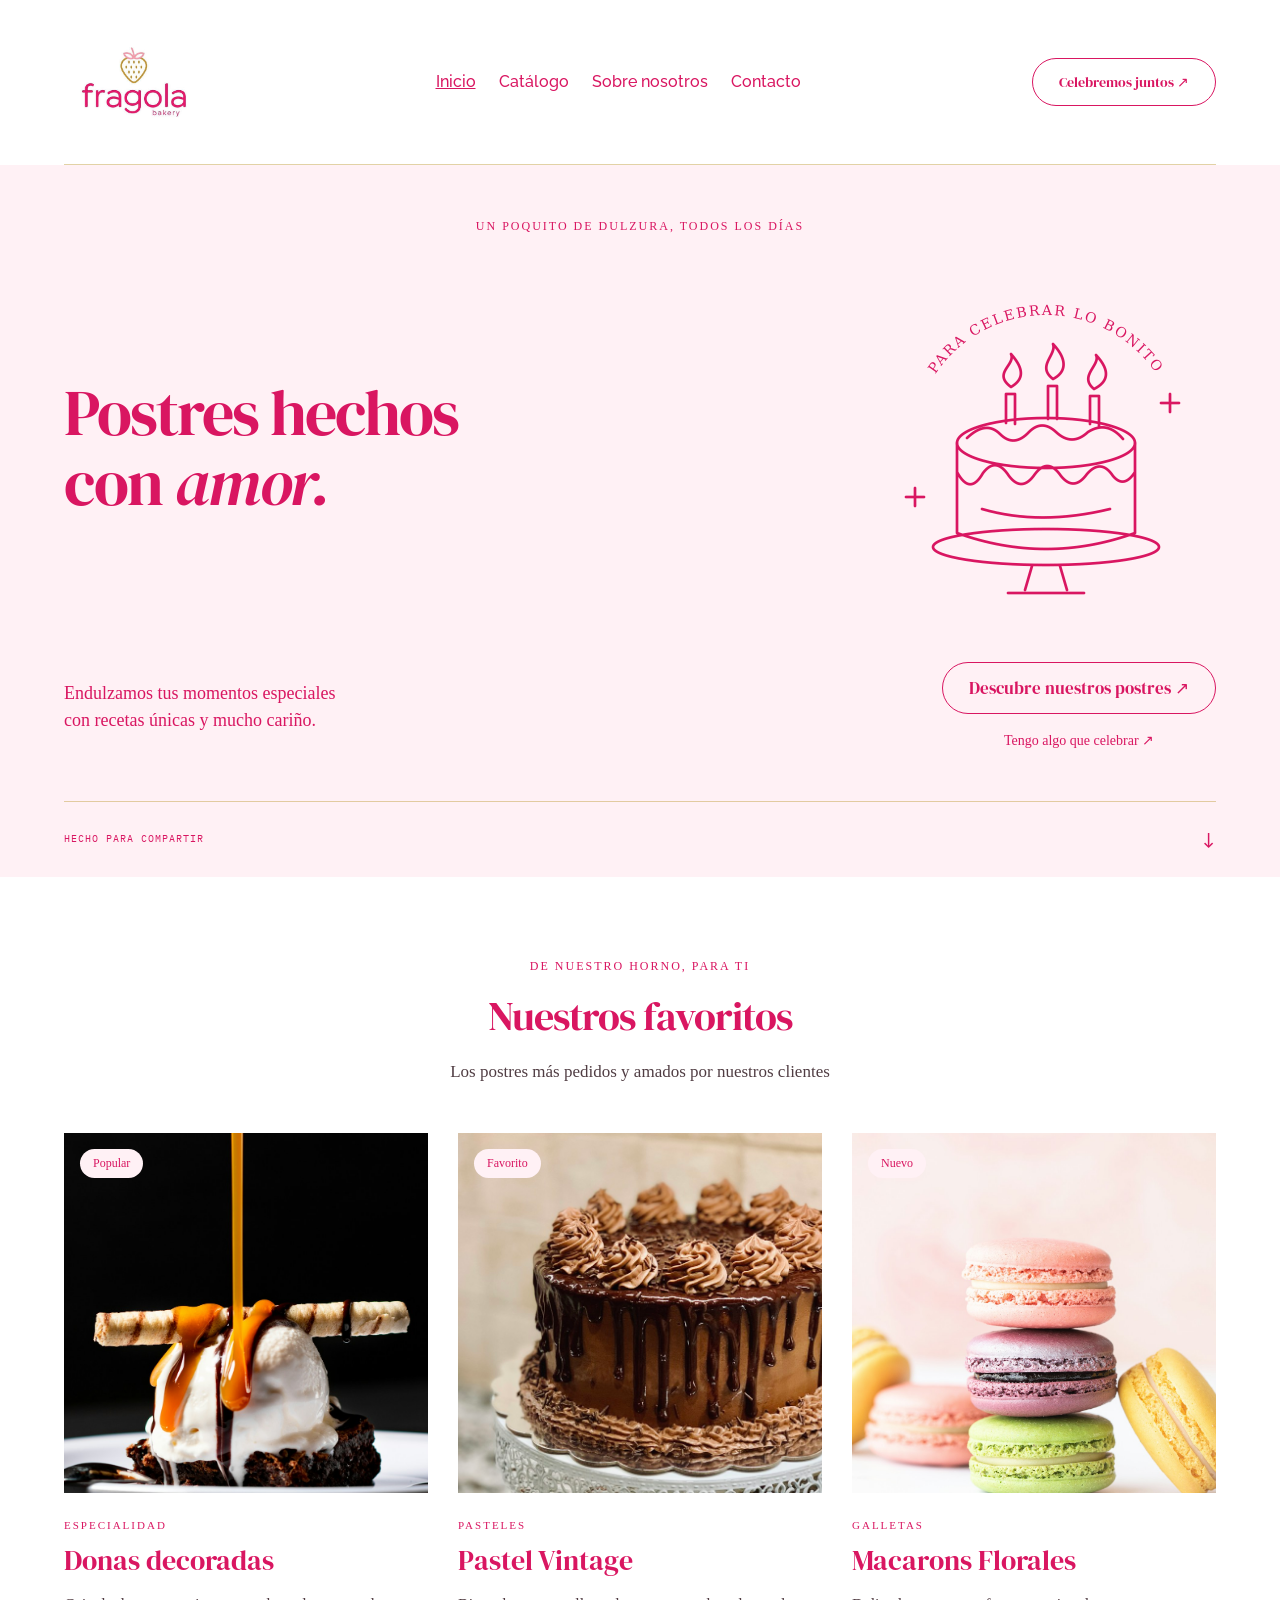
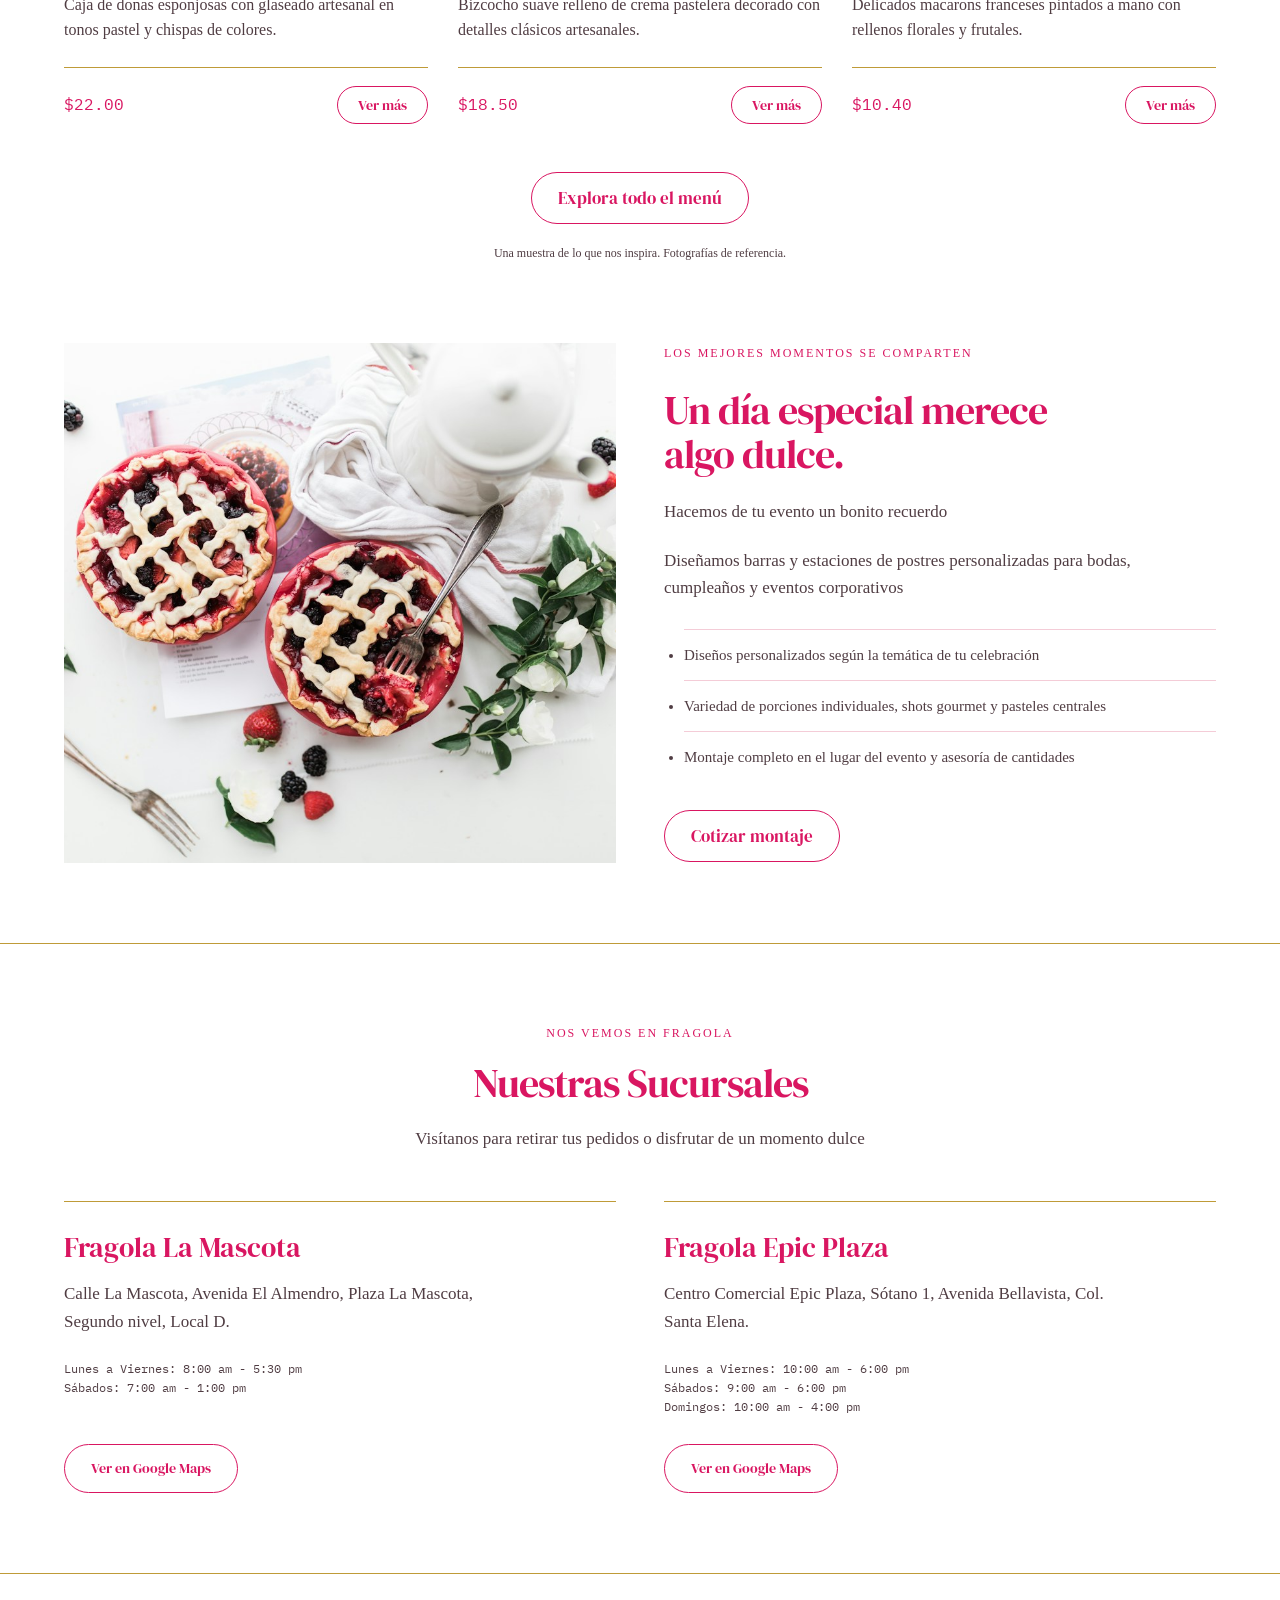
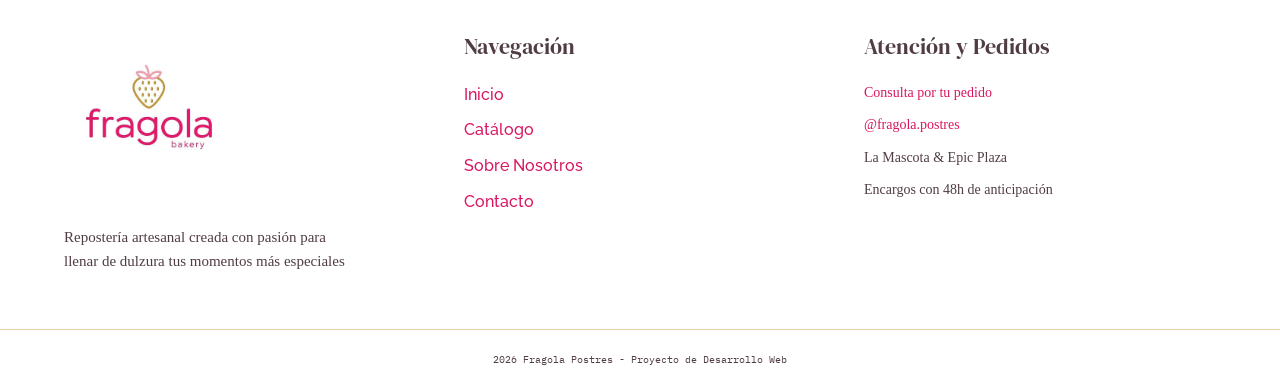
<file: index.html>
<!DOCTYPE html>
<html lang="es">

<head>
    <meta charset="utf-8" />
    <meta content="width=device-width, initial-scale=1.0" name="viewport" />
    <title>
        Fragola · Postres y momentos especiales
    </title>
    <link href="css/style.css" rel="stylesheet" />
    <meta
        content="Postres artesanales y mesas dulces para tus momentos especiales. Conoce los favoritos de Fragola y nuestras sucursales."
        name="description" />
    <link
        href="https://fonts.googleapis.com/css2?family=DM+Serif+Display:ital@0;1&amp;family=IBM+Plex+Mono:wght@400&amp;family=Raleway:wght@500&amp;display=swap"
        rel="stylesheet" />
</head>

<body>
    <header class="cabecera">
        <nav aria-label="Navegación principal" class="nav-container contenedor">
            <a aria-label="Fragola, inicio" class="logo" href="index.html">
                <img alt="Fragola bakery" src="img/logo-fragola.png" />
            </a>
            <ul class="nav-menu">
                <li>
                    <a class="activo" href="index.html">
                        Inicio
                    </a>
                </li>
                <li>
                    <a href="catalogo.html">
                        Catálogo
                    </a>
                </li>
                <li>
                    <a href="sobreNosotros.html">
                        Sobre nosotros
                    </a>
                </li>
                <li>
                    <a href="contacto.html">
                        Contacto
                    </a>
                </li>
            </ul>
            <a class="cta-button boton-navegacion" href="https://wa.me/50376060064?text=Hola,%20quisiera%20realizar%20una%20orden" target="_blank">
                Celebremos juntos
                <span>
                    ↗
                </span>
            </a>
        </nav>
    </header>
    <main id="contenido">
        <section class="portada">
            <div class="contenedor portada-interior">
                <p class="sobretitulo">
                    UN POQUITO DE DULZURA, TODOS LOS DÍAS
                </p>
                <div class="portada-centro">
                    <h1 id="titulo-portada">
                        Postres hechos
                        <br />
                        con
                        <span class="titulo-cursiva">
                            amor.
                        </span>
                    </h1>
                    <div class="portada-ilustracion">
                        <img alt="Ilustración de un pastel con velas y la frase Para celebrar lo bonito"
                            src="img/ilustracion-pastel.png" />
                    </div>
                </div>
                <div class="portada-inferior">
                    <p>
                        Endulzamos tus momentos especiales
                        <br />
                        con recetas únicas y mucho cariño.
                    </p>
                    <div class="portada-botones">
                        <a class="boton-primario" href="#favoritos">
                            Descubre nuestros postres
                            <span>
                                ↗
                            </span>
                        </a>
                        <a class="enlace-simple" href="#eventos">
                            Tengo algo que celebrar ↗
                        </a>
                    </div>
                </div>
                <a class="seguir" href="#favoritos">
                    HECHO PARA COMPARTIR
                    <span>
                        ↓
                    </span>
                </a>
            </div>
        </section>
        <section class="destacados" id="favoritos">
            <div class="contenedor">
                <div class="destacados-encabezado">
                    <p class="sobretitulo">
                        DE NUESTRO HORNO, PARA TI
                    </p>
                    <h2>
                        Nuestros favoritos
                    </h2>
                    <p class="descripcion-seccion">
                        Los postres más pedidos y amados por nuestros clientes
                    </p>
                </div>
                <div class="fila-destacados">
                    <article class="tarjeta">
                        <div class="tarjeta-imagen">
                            <span class="etiqueta-tarjeta">
                                Popular
                            </span>
                            <img alt="Donas con glaseado y chispas de colores, fotografía de referencia" height="1000"
                                src="img/donas.jpg" width="900" />
                        </div>
                        <div class="tarjeta-contenido">
                            <span class="tarjeta-categoria">
                                Especialidad
                            </span>
                            <h3>
                                Donas decoradas
                            </h3>
                            <p>
                                Caja de donas esponjosas con glaseado artesanal en tonos pastel y chispas de colores.
                            </p>
                            <div class="tarjeta-pie">
                                <span class="precio">
                                    $22.00
                                </span>
                                <a aria-label="Ver Donas decoradas" class="boton-tarjeta" href="catalogo.html">
                                    Ver más
                                </a>
                            </div>
                        </div>
                    </article>
                    <article class="tarjeta">
                        <div class="tarjeta-imagen">
                            <span class="etiqueta-tarjeta">
                                Favorito
                            </span>
                            <img alt="Pastel decorado, fotografía de referencia" height="1000" src="img/pastel.jpg"
                                width="900" />
                        </div>
                        <div class="tarjeta-contenido">
                            <span class="tarjeta-categoria">
                                Pasteles
                            </span>
                            <h3>
                                Pastel Vintage
                            </h3>
                            <p>
                                Bizcocho suave relleno de crema pastelera decorado con detalles clásicos artesanales.
                            </p>
                            <div class="tarjeta-pie">
                                <span class="precio">
                                    $18.50
                                </span>
                                <a aria-label="Ver Pastel Vintage" class="boton-tarjeta" href="catalogo.html">
                                    Ver más
                                </a>
                            </div>
                        </div>
                    </article>
                    <article class="tarjeta">
                        <div class="tarjeta-imagen">
                            <span class="etiqueta-tarjeta">
                                Nuevo
                            </span>
                            <img alt="Macarons de distintos colores, fotografía de referencia" height="1000"
                                src="img/macarons.jpg" width="900" />
                        </div>
                        <div class="tarjeta-contenido">
                            <span class="tarjeta-categoria">
                                Galletas
                            </span>
                            <h3>
                                Macarons Florales
                            </h3>
                            <p>
                                Delicados macarons franceses pintados a mano con rellenos florales y frutales.
                            </p>
                            <div class="tarjeta-pie">
                                <span class="precio">
                                    $10.40
                                </span>
                                <a aria-label="Ver Macarons Florales" class="boton-tarjeta" href="catalogo.html">
                                    Ver más
                                </a>
                            </div>
                        </div>
                    </article>
                </div>
                <div class="destacados-boton-final">
                    <a class="cta-button" href="catalogo.html">
                        Explora todo el menú
                    </a>
                </div>
                <p class="nota-fotos">
                    Una muestra de lo que nos inspira. Fotografías de referencia.
                </p>
            </div>
        </section>
        <section class="eventos" id="eventos">
            <div class="contenedor dos-columnas">
                <div class="columna-imagen">
                    <img alt="Pastel de celebración, fotografía de referencia" src="img/eventos.jpg" />
                </div>
                <div class="columna-texto">
                    <p class="sobretitulo">
                        LOS MEJORES MOMENTOS SE COMPARTEN
                    </p>
                    <h2>
                        Un día especial merece algo dulce.
                    </h2>
                    <p class="descripcion-evento">
                        Hacemos de tu evento un bonito recuerdo
                    </p>
                    <p class="descripcion-evento">
                        Diseñamos barras y estaciones de postres personalizadas para bodas, cumpleaños y eventos
                        corporativos
                    </p>
                    <ul class="lista-beneficios">
                        <li>
                            <span>
                                Diseños personalizados según la temática de tu celebración
                            </span>
                        </li>
                        <li>
                            <span>
                                Variedad de porciones individuales, shots gourmet y pasteles centrales
                            </span>
                        </li>
                        <li>
                            Montaje completo en el lugar del evento y asesoría de cantidades
                        </li>
                    </ul>
                    <a class="boton-whatsapp" href="contacto.html">
                        Cotizar montaje
                    </a>
                </div>
            </div>
        </section>
        <section class="sucursales" id="sucursales">
            <div class="contenedor">
                <div class="destacados-encabezado">
                    <p class="sobretitulo">
                        NOS VEMOS EN FRAGOLA
                    </p>
                    <h2>
                        Nuestras Sucursales
                    </h2>
                    <p class="descripcion-seccion">
                        Visítanos para retirar tus pedidos o disfrutar de un momento dulce
                    </p>
                </div>
                <div class="fila-sucursales">
                    <article class="tarjeta-sucursal">
                        <h3>
                            Fragola La Mascota
                        </h3>
                        <p class="sucursal-direccion">
                            Calle La Mascota, Avenida El Almendro, Plaza La Mascota, Segundo nivel, Local D.
                        </p>
                        <div class="sucursal-horario">
                            <p>
                                <strong>
                                    Lunes a Viernes:
                                </strong>
                                8:00 am - 5:30 pm
                            </p>
                            <p>
                                <strong>
                                    Sábados:
                                </strong>
                                7:00 am - 1:00 pm
                            </p>
                        </div>
                        <a class="boton-mapa"
                            href="https://www.google.com/maps/search/?api=1&amp;query=Fragola%20La%20Mascota%20El%20Salvador"
                            rel="noopener noreferrer" target="_blank">
                            Ver en Google Maps
                        </a>
                    </article>
                    <article class="tarjeta-sucursal">
                        <h3>
                            Fragola Epic Plaza
                        </h3>
                        <p class="sucursal-direccion">
                            Centro Comercial Epic Plaza, Sótano 1, Avenida Bellavista, Col. Santa Elena.
                        </p>
                        <div class="sucursal-horario">
                            <p>
                                <strong>
                                    Lunes a Viernes:
                                </strong>
                                10:00 am - 6:00 pm
                            </p>
                            <p>
                                <strong>
                                    Sábados:
                                </strong>
                                9:00 am - 6:00 pm
                            </p>
                            <p>
                                <strong>
                                    Domingos:
                                </strong>
                                10:00 am - 4:00 pm
                            </p>
                        </div>
                        <a class="boton-mapa"
                            href="https://www.google.com/maps/search/?api=1&amp;query=Fragola%20Epic%20Plaza%20El%20Salvador"
                            rel="noopener noreferrer" target="_blank">
                            Ver en Google Maps
                        </a>
                    </article>
                </div>
            </div>
        </section>
    </main>
    <footer class="pie">
        <div class="contenedor fila-pie">
            <div class="columna-pie">
                <a class="logo logo-pie" href="index.html">
                    <img alt="Fragola bakery" src="img/logo-fragola.png" />
                </a>
                <p>
                    Repostería artesanal creada con pasión para llenar de dulzura tus momentos más especiales
                </p>
            </div>
            <div class="columna-pie">
                <h4>
                    Navegación
                </h4>
                <ul class="enlaces-pie">
                    <li>
                        <a href="index.html">
                            Inicio
                        </a>
                    </li>
                    <li>
                        <a href="catalogo.html">
                            Catálogo
                        </a>
                    </li>
                    <li>
                        <a href="sobreNosotros.html">
                            Sobre Nosotros
                        </a>
                    </li>
                    <li>
                        <a href="contacto.html">
                            Contacto
                        </a>
                    </li>
                </ul>
            </div>
            <div class="columna-pie contacto-pie">
                <h4>
                    Atención y Pedidos
                </h4>
                <ul class="lista-contacto-pie">
                    <li>
                        <a href="contacto.html">
                            Consulta por tu pedido
                        </a>
                    </li>
                    <li>
                        <a href="https://www.instagram.com/fragola.postres" rel="noopener noreferrer" target="_blank">
                            @fragola.postres
                        </a>
                    </li>
                    <li>
                        <span>
                            La Mascota &amp; Epic Plaza
                        </span>
                    </li>
                    <li>
                        <span>
                            Encargos con 48h de anticipación
                        </span>
                    </li>
                </ul>
            </div>
        </div>
        <div class="pie-derechos">
            <p>
                2026 Fragola Postres - Proyecto de Desarrollo Web
            </p>
        </div>
    </footer>
</body>

</html>
</file>
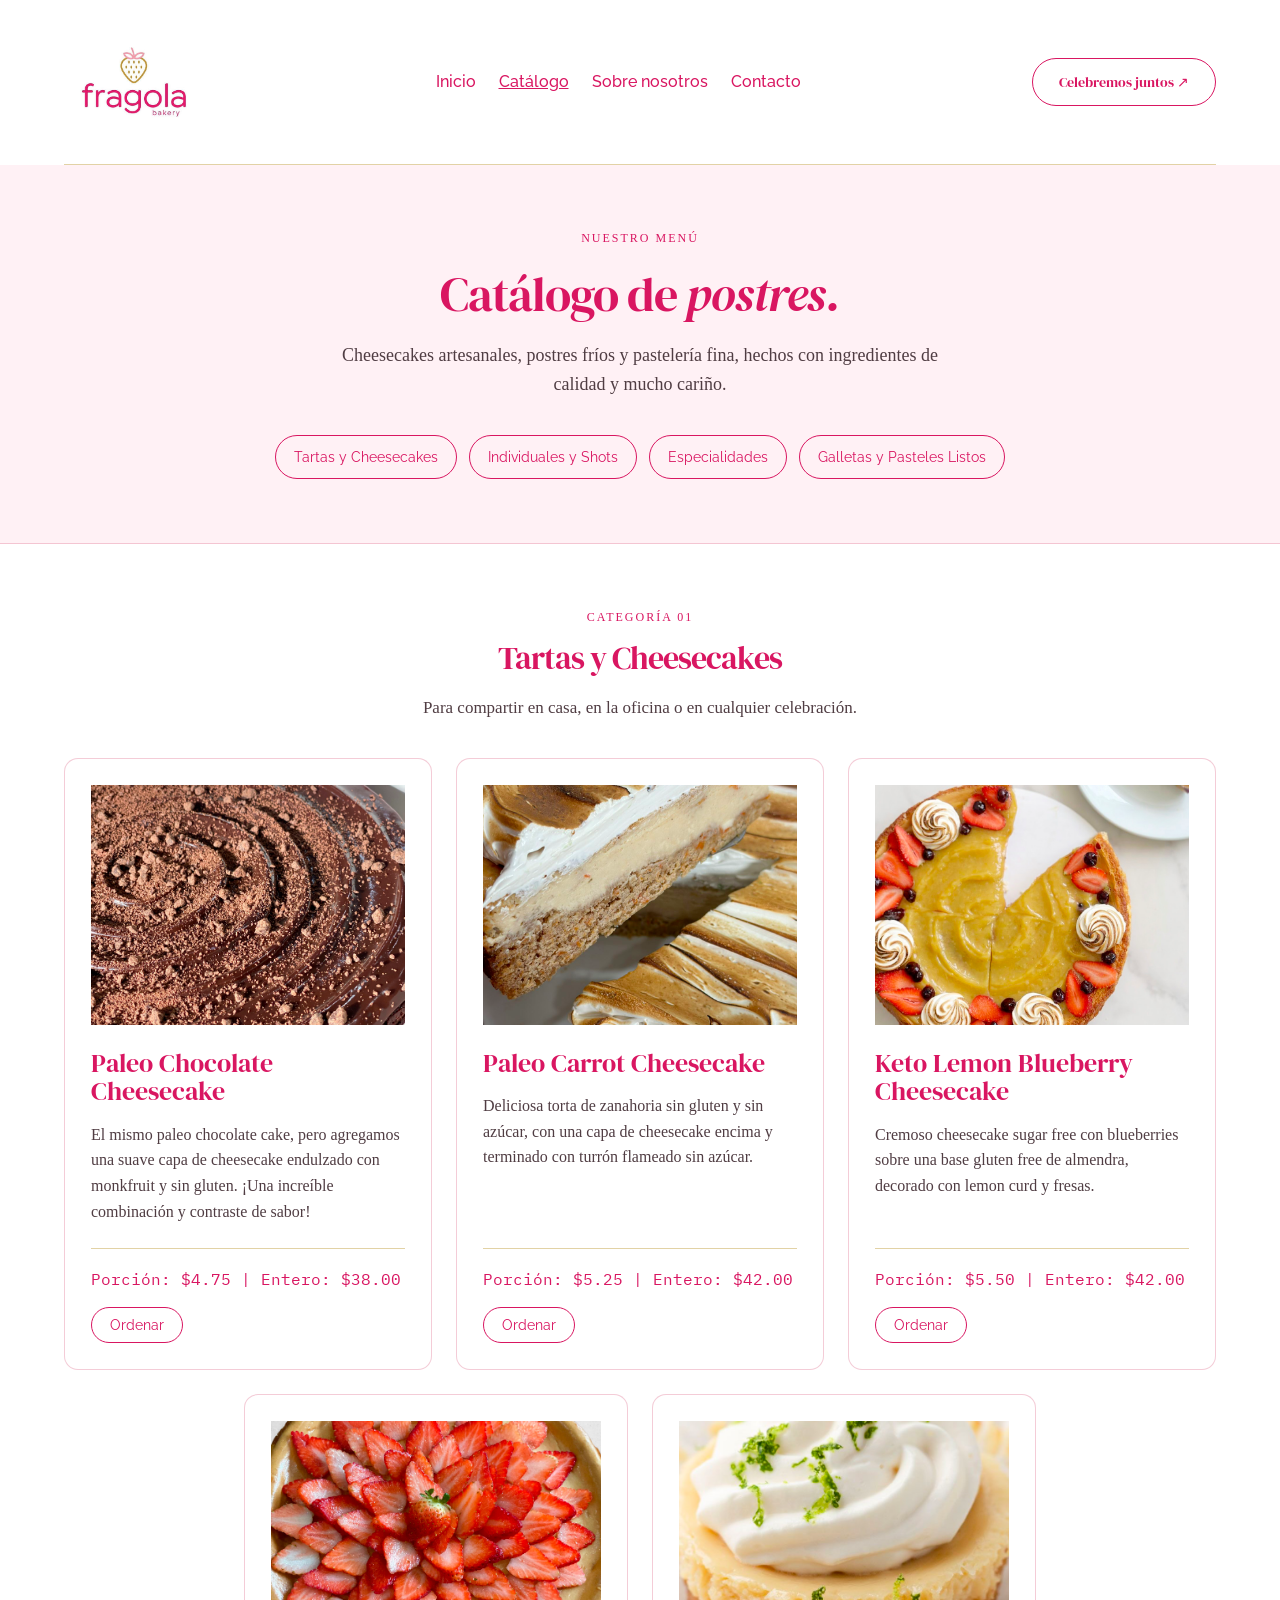
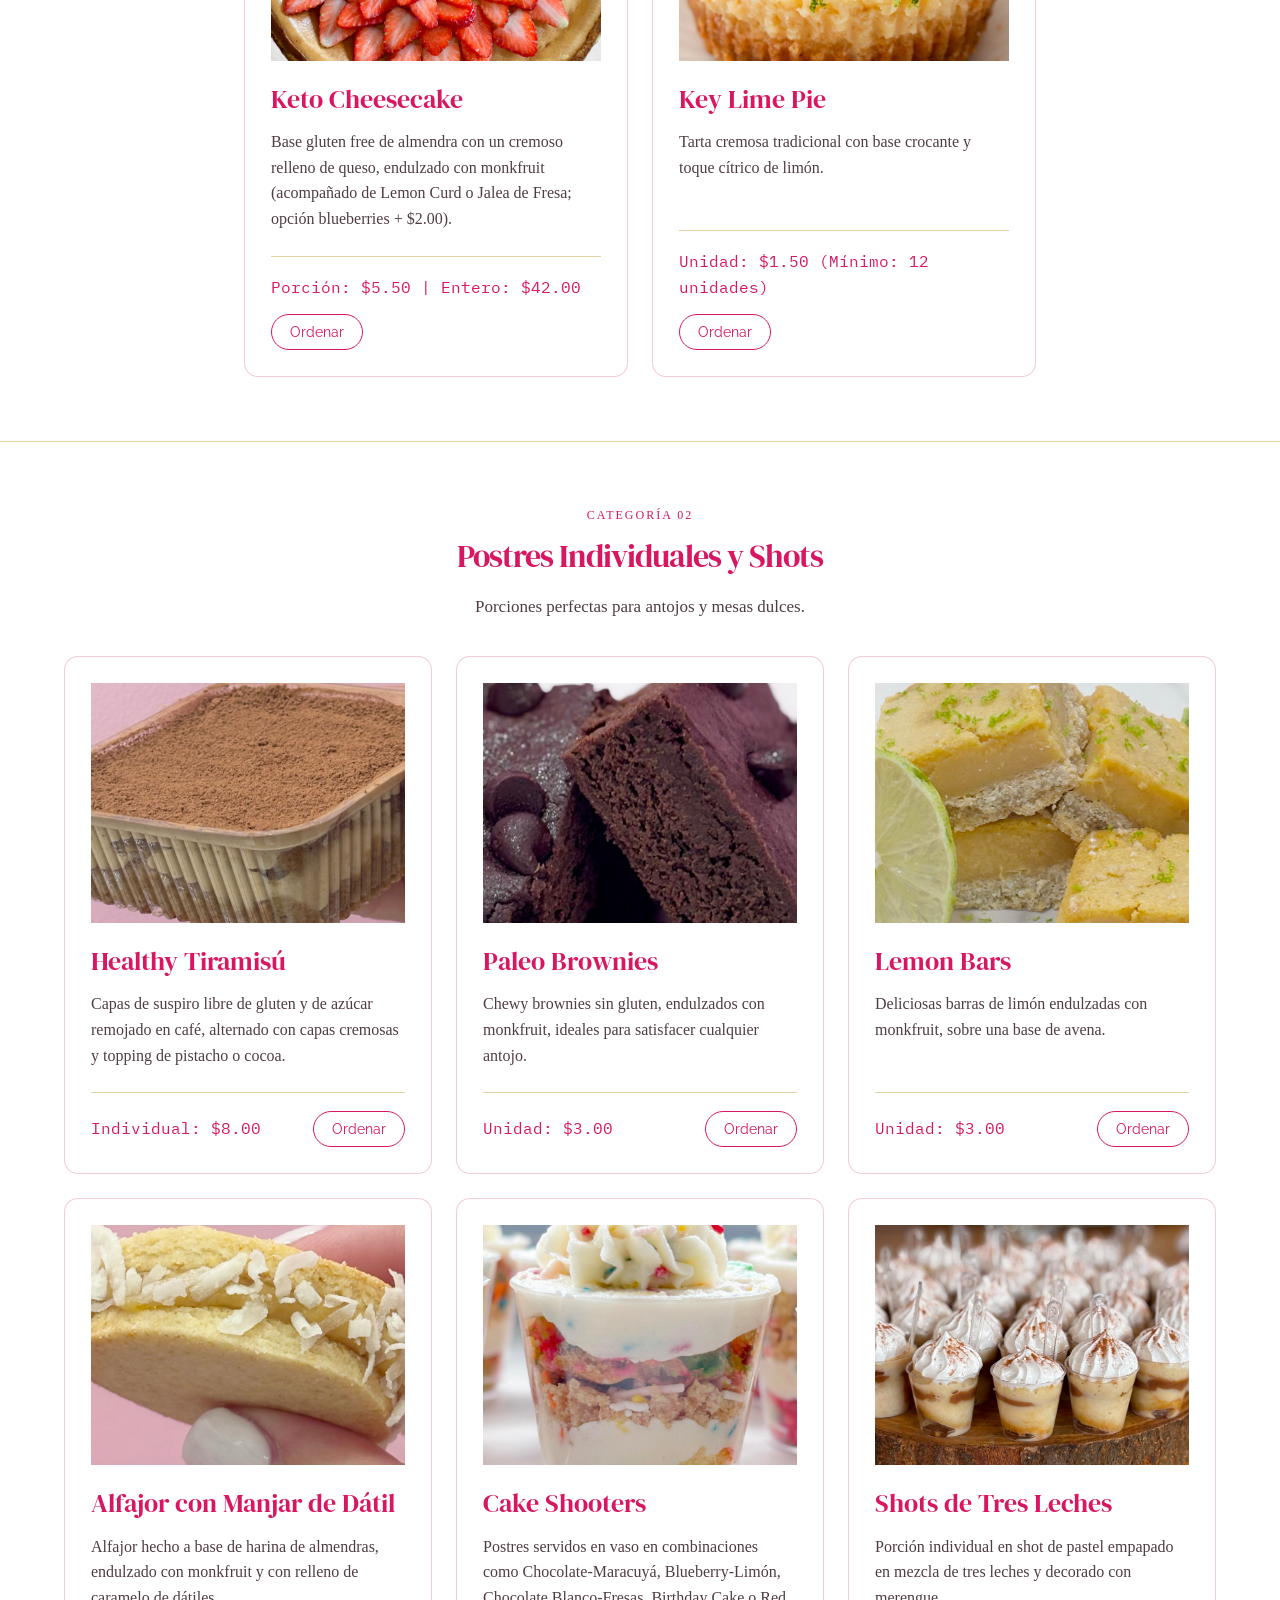
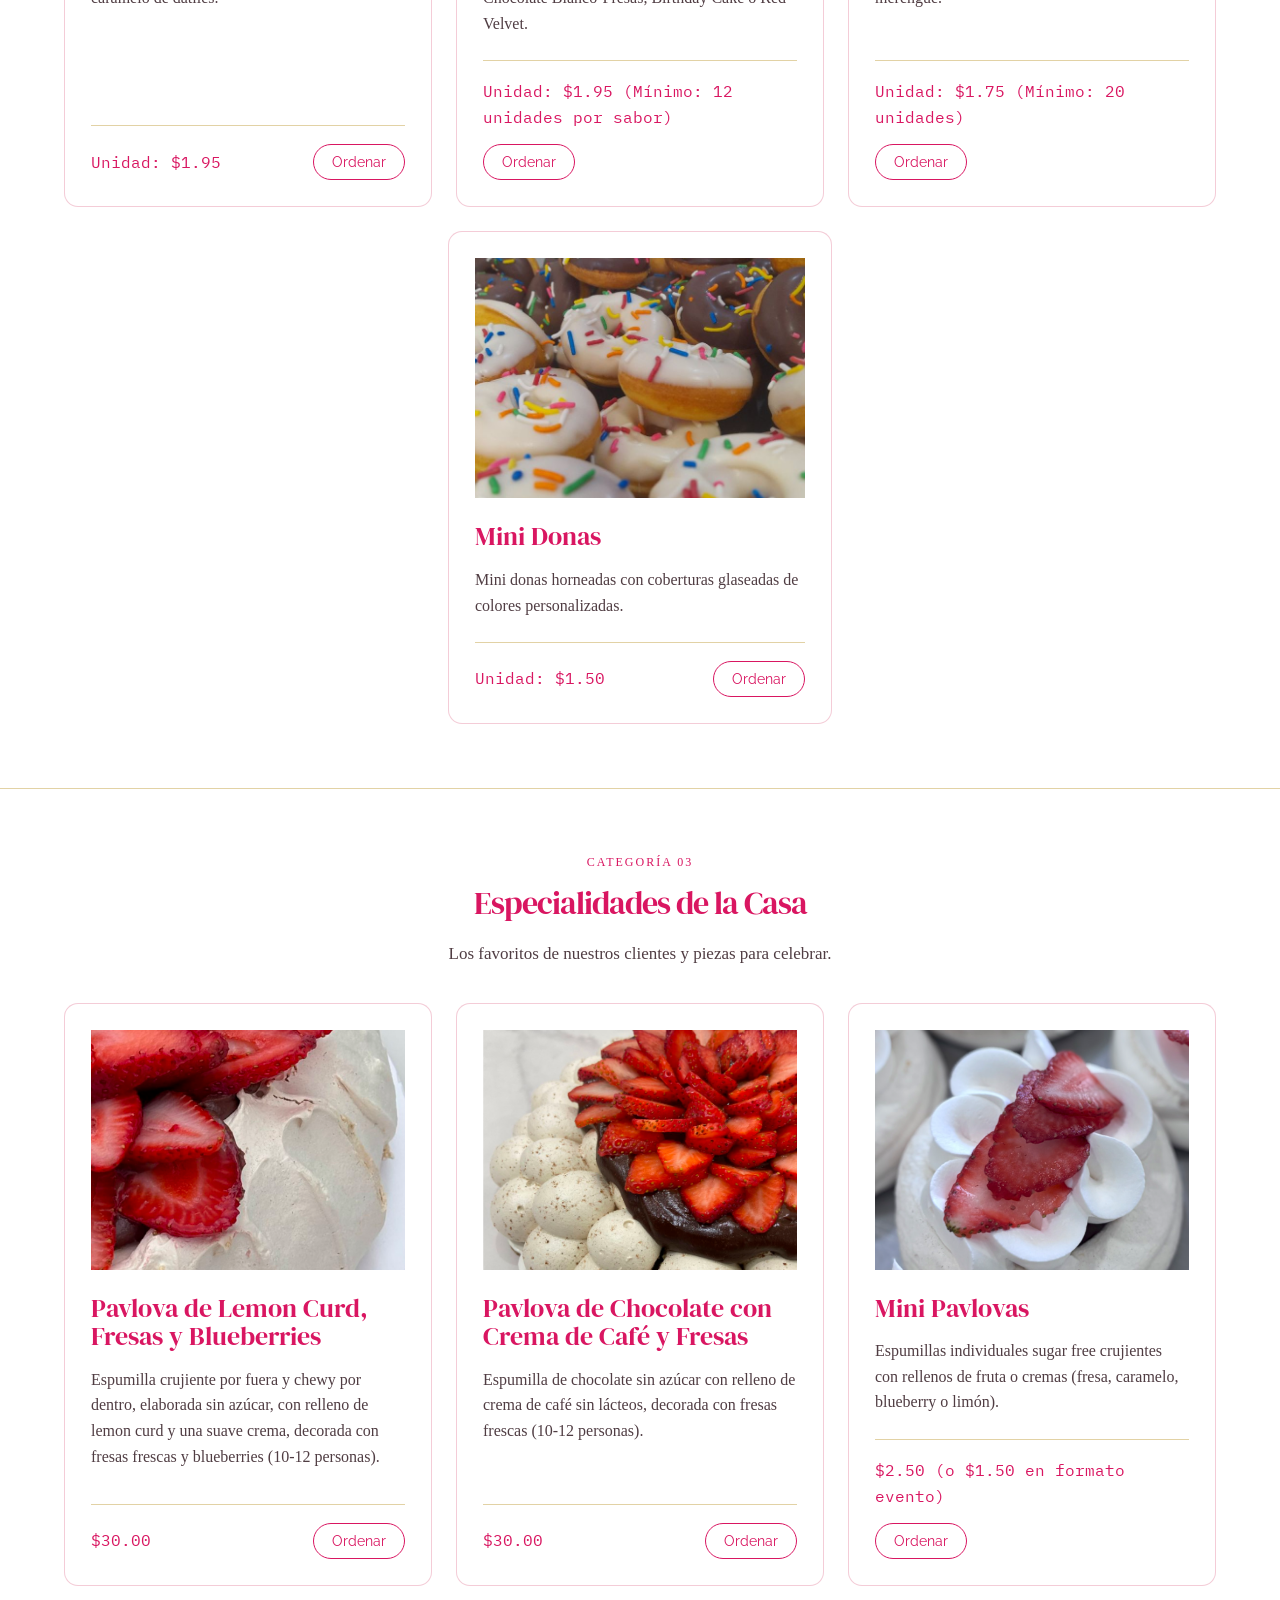
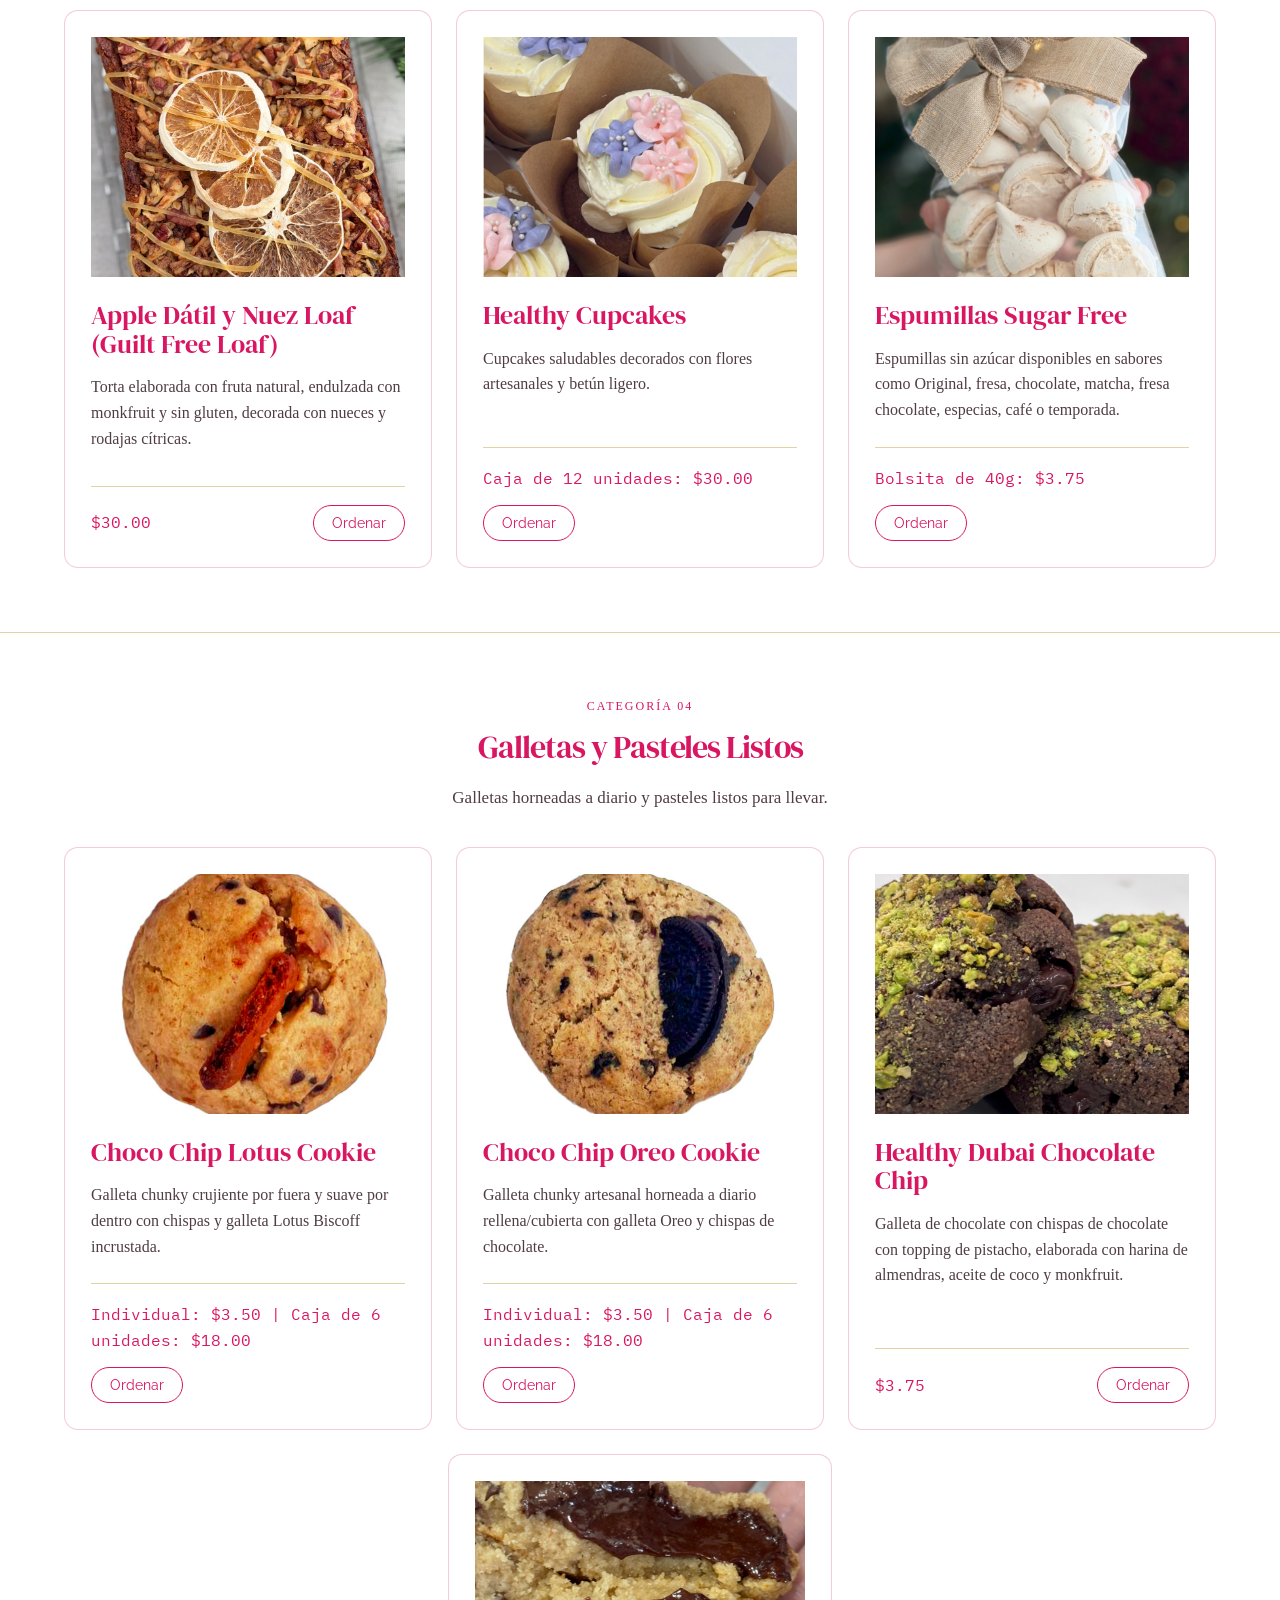
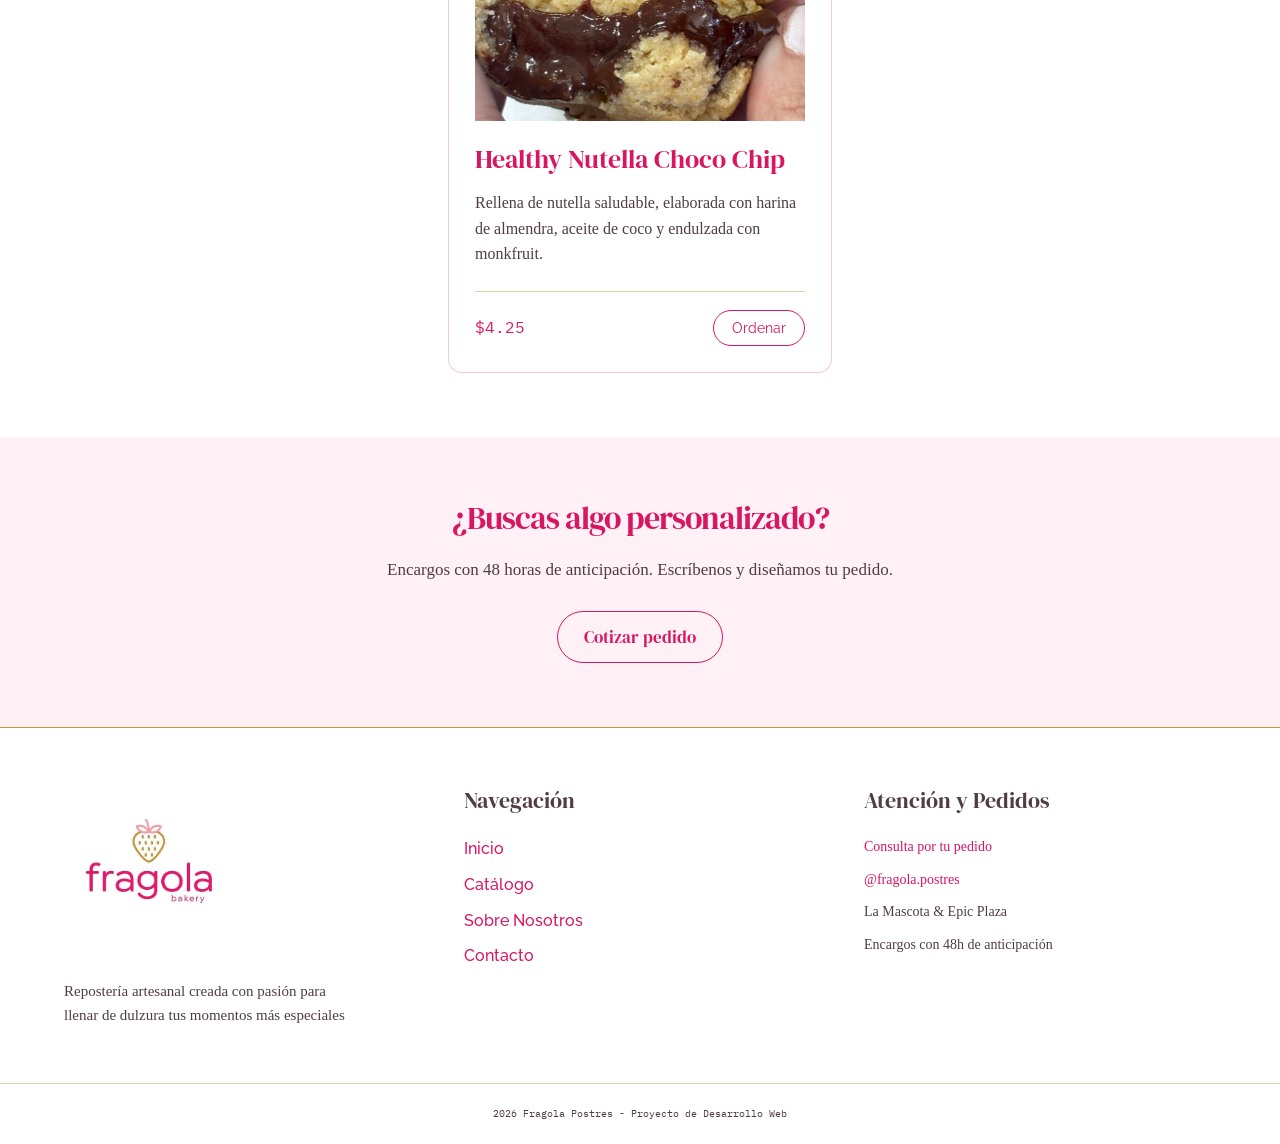
<file: catalogo.html>
<!DOCTYPE html>
<html lang="es">

<head>
    <meta charset="utf-8">
    <meta name="viewport" content="width=device-width, initial-scale=1.0">
    <title>Catálogo · Fragola Postres</title>
    <meta name="description" content="Catálogo de Fragola: cheesecakes artesanales, postres individuales, especialidades de la casa y cafetería.">
    <link rel="stylesheet" href="css/style.css">
    <link href="https://fonts.googleapis.com/css2?family=DM+Serif+Display:ital@0;1&amp;family=IBM+Plex+Mono:wght@400&amp;family=Raleway:wght@500&amp;display=swap" rel="stylesheet">
</head>

<body class="pagina-catalogo">

    <header class="cabecera">
        <nav class="nav-container contenedor" aria-label="Navegación principal">
            <a class="logo" href="index.html" aria-label="Fragola, inicio">
                <img src="img/logo-fragola.png" alt="Fragola bakery">
            </a>
            <ul class="nav-menu">
                <li><a href="index.html">Inicio</a></li>
                <li><a class="activo" href="catalogo.html" aria-current="page">Catálogo</a></li>
                <li><a href="sobreNosotros.html">Sobre nosotros</a></li>
                <li><a href="contacto.html">Contacto</a></li>
            </ul>
            <a class="cta-button boton-navegacion" href="https://wa.me/50376060064?text=Hola,%20quisiera%20realizar%20una%20orden" target="_blank">Celebremos juntos <span>↗</span></a>
        </nav>
    </header>

    <main id="contenido" class="catalogo">

        <!-- Encabezado del catálogo -->
        <section class="catalogo__hero">
            <div class="contenedor catalogo__hero-interior">
                <p class="sobretitulo catalogo__sobretitulo">NUESTRO MENÚ</p>
                <h1 class="catalogo__titulo">Catálogo de <span class="titulo-cursiva">postres.</span></h1>
                <p class="catalogo__intro">Cheesecakes artesanales, postres fríos y pastelería fina, hechos con ingredientes de calidad y mucho cariño.</p>
                <nav class="catalogo__indice" aria-label="Categorías del catálogo">
                    <ul class="catalogo__indice-lista">
                        <li class="catalogo__indice-item"><a class="catalogo__indice-enlace" href="#tartas-cheesecakes">Tartas y Cheesecakes</a></li>
                        <li class="catalogo__indice-item"><a class="catalogo__indice-enlace" href="#individuales-shots">Individuales y Shots</a></li>
                        <li class="catalogo__indice-item"><a class="catalogo__indice-enlace" href="#especialidades">Especialidades</a></li>
                        <li class="catalogo__indice-item"><a class="catalogo__indice-enlace" href="#bebidas">Galletas y Pasteles Listos</a></li>
                    </ul>
                </nav>
            </div>
        </section>

        <!-- INICIO CATEGORÍA: Tartas y Cheesecakes -->
        <section class="catalogo__categoria catalogo__categoria--tartas" id="tartas-cheesecakes" aria-labelledby="titulo-tartas">
            <div class="contenedor">
                <header class="catalogo__categoria-encabezado">
                    <p class="sobretitulo catalogo__categoria-etiqueta">CATEGORÍA 01</p>
                    <h2 class="catalogo__categoria-titulo" id="titulo-tartas">Tartas y Cheesecakes</h2>
                    <p class="catalogo__categoria-descripcion">Para compartir en casa, en la oficina o en cualquier celebración.</p>
                </header>
                <div class="catalogo__grid">

                    <article class="catalogo__producto-card">
                        <figure class="catalogo__producto-figura">
                            <img class="catalogo__producto-img" src="img/cat_paleo_chocolate-cake.png" alt="Paleo Chocolate Cheesecake">
                        </figure>
                        <div class="catalogo__producto-cuerpo">
                            <h3 class="catalogo__producto-titulo">Paleo Chocolate Cheesecake</h3>
                            <p class="catalogo__producto-descripcion">El mismo paleo chocolate cake, pero agregamos una suave capa de cheesecake endulzado con monkfruit y sin gluten. ¡Una increíble combinación y contraste de sabor!</p>
                            <div class="catalogo__producto-pie">
                                <span class="catalogo__producto-precio">Porción: $4.75 | Entero: $38.00</span>
                                <button type="button" class="catalogo__btn-accion btn-ordenar">Ordenar</button>
                            </div>
                        </div>
                    </article>

                    <article class="catalogo__producto-card">
                        <figure class="catalogo__producto-figura">
                            <img class="catalogo__producto-img" src="img/cat_paleo_carrot_cheesecake.png" alt="Paleo Carrot Cheesecake">
                        </figure>
                        <div class="catalogo__producto-cuerpo">
                            <h3 class="catalogo__producto-titulo">Paleo Carrot Cheesecake</h3>
                            <p class="catalogo__producto-descripcion">Deliciosa torta de zanahoria sin gluten y sin azúcar, con una capa de cheesecake encima y terminado con turrón flameado sin azúcar.</p>
                            <div class="catalogo__producto-pie">
                                <span class="catalogo__producto-precio">Porción: $5.25 | Entero: $42.00</span>
                                <button type="button" class="catalogo__btn-accion btn-ordenar">Ordenar</button>
                            </div>
                        </div>
                    </article>

                    <article class="catalogo__producto-card">
                        <figure class="catalogo__producto-figura">
                            <img class="catalogo__producto-img" src="img/cat_keto_lemon_blueBerry_Cheesecake.png" alt="Keto Lemon Blueberry Cheesecake">
                        </figure>
                        <div class="catalogo__producto-cuerpo">
                            <h3 class="catalogo__producto-titulo">Keto Lemon Blueberry Cheesecake</h3>
                            <p class="catalogo__producto-descripcion">Cremoso cheesecake sugar free con blueberries sobre una base gluten free de almendra, decorado con lemon curd y fresas.</p>
                            <div class="catalogo__producto-pie">
                                <span class="catalogo__producto-precio">Porción: $5.50 | Entero: $42.00</span>
                                <button type="button" class="catalogo__btn-accion btn-ordenar">Ordenar</button>
                            </div>
                        </div>
                    </article>

                    <article class="catalogo__producto-card">
                        <figure class="catalogo__producto-figura">
                            <img class="catalogo__producto-img" src="img/cat_keto_cheesecake.png" alt="Keto Cheesecake">
                        </figure>
                        <div class="catalogo__producto-cuerpo">
                            <h3 class="catalogo__producto-titulo">Keto Cheesecake</h3>
                            <p class="catalogo__producto-descripcion">Base gluten free de almendra con un cremoso relleno de queso, endulzado con monkfruit (acompañado de Lemon Curd o Jalea de Fresa; opción blueberries + $2.00).</p>
                            <div class="catalogo__producto-pie">
                                <span class="catalogo__producto-precio">Porción: $5.50 | Entero: $42.00</span>
                                <button type="button" class="catalogo__btn-accion btn-ordenar">Ordenar</button>
                            </div>
                        </div>
                    </article>

                    <article class="catalogo__producto-card">
                        <figure class="catalogo__producto-figura">
                            <img class="catalogo__producto-img" src="img/cat_key_lime_pie.png" alt="Key Lime Pie">
                        </figure>
                        <div class="catalogo__producto-cuerpo">
                            <h3 class="catalogo__producto-titulo">Key Lime Pie</h3>
                            <p class="catalogo__producto-descripcion">Tarta cremosa tradicional con base crocante y toque cítrico de limón.</p>
                            <div class="catalogo__producto-pie">
                                <span class="catalogo__producto-precio">Unidad: $1.50 (Mínimo: 12 unidades)</span>
                                <button type="button" class="catalogo__btn-accion btn-ordenar">Ordenar</button>
                            </div>
                        </div>
                    </article>

                </div>
            </div>
        </section>
        <!-- FIN CATEGORÍA: Tartas y Cheesecakes -->

        <!-- INICIO CATEGORÍA: Postres Individuales y Shots -->
        <section class="catalogo__categoria catalogo__categoria--individuales" id="individuales-shots" aria-labelledby="titulo-individuales">
            <div class="contenedor">
                <header class="catalogo__categoria-encabezado">
                    <p class="sobretitulo catalogo__categoria-etiqueta">CATEGORÍA 02</p>
                    <h2 class="catalogo__categoria-titulo" id="titulo-individuales">Postres Individuales y Shots</h2>
                    <p class="catalogo__categoria-descripcion">Porciones perfectas para antojos y mesas dulces.</p>
                </header>
                <div class="catalogo__grid">

                    <article class="catalogo__producto-card">
                        <figure class="catalogo__producto-figura">
                            <img class="catalogo__producto-img" src="img/cat__healthy_tiramisu.png" alt="Healthy Tiramisú">
                        </figure>
                        <div class="catalogo__producto-cuerpo">
                            <h3 class="catalogo__producto-titulo">Healthy Tiramisú</h3>
                            <p class="catalogo__producto-descripcion">Capas de suspiro libre de gluten y de azúcar remojado en café, alternado con capas cremosas y topping de pistacho o cocoa.</p>
                            <div class="catalogo__producto-pie">
                                <span class="catalogo__producto-precio">Individual: $8.00</span>
                                <button type="button" class="catalogo__btn-accion btn-ordenar">Ordenar</button>
                            </div>
                        </div>
                    </article>

                    <article class="catalogo__producto-card">
                        <figure class="catalogo__producto-figura">
                            <img class="catalogo__producto-img" src="img/cat_paleo_brownies.png" alt="Paleo Brownies">
                        </figure>
                        <div class="catalogo__producto-cuerpo">
                            <h3 class="catalogo__producto-titulo">Paleo Brownies</h3>
                            <p class="catalogo__producto-descripcion">Chewy brownies sin gluten, endulzados con monkfruit, ideales para satisfacer cualquier antojo.</p>
                            <div class="catalogo__producto-pie">
                                <span class="catalogo__producto-precio">Unidad: $3.00</span>
                                <button type="button" class="catalogo__btn-accion btn-ordenar">Ordenar</button>
                            </div>
                        </div>
                    </article>

                    <article class="catalogo__producto-card">
                        <figure class="catalogo__producto-figura">
                            <img class="catalogo__producto-img" src="img/cat_lemon_bars.png" alt="Lemon Bars">
                        </figure>
                        <div class="catalogo__producto-cuerpo">
                            <h3 class="catalogo__producto-titulo">Lemon Bars</h3>
                            <p class="catalogo__producto-descripcion">Deliciosas barras de limón endulzadas con monkfruit, sobre una base de avena.</p>
                            <div class="catalogo__producto-pie">
                                <span class="catalogo__producto-precio">Unidad: $3.00</span>
                                <button type="button" class="catalogo__btn-accion btn-ordenar">Ordenar</button>
                            </div>
                        </div>
                    </article>

                    <article class="catalogo__producto-card">
                        <figure class="catalogo__producto-figura">
                            <img class="catalogo__producto-img" src="img/cat_manjar_de_datil.png" alt="Alfajor con Manjar de Dátil">
                        </figure>
                        <div class="catalogo__producto-cuerpo">
                            <h3 class="catalogo__producto-titulo">Alfajor con Manjar de Dátil</h3>
                            <p class="catalogo__producto-descripcion">Alfajor hecho a base de harina de almendras, endulzado con monkfruit y con relleno de caramelo de dátiles.</p>
                            <div class="catalogo__producto-pie">
                                <span class="catalogo__producto-precio">Unidad: $1.95</span>
                                <button type="button" class="catalogo__btn-accion btn-ordenar">Ordenar</button>
                            </div>
                        </div>
                    </article>

                    <article class="catalogo__producto-card">
                        <figure class="catalogo__producto-figura">
                            <img class="catalogo__producto-img" src="img/cat_cake_shooters.png" alt="Cake Shooters">
                        </figure>
                        <div class="catalogo__producto-cuerpo">
                            <h3 class="catalogo__producto-titulo">Cake Shooters</h3>
                            <p class="catalogo__producto-descripcion">Postres servidos en vaso en combinaciones como Chocolate-Maracuyá, Blueberry-Limón, Chocolate Blanco-Fresas, Birthday Cake o Red Velvet.</p>
                            <div class="catalogo__producto-pie">
                                <span class="catalogo__producto-precio">Unidad: $1.95 (Mínimo: 12 unidades por sabor)</span>
                                <button type="button" class="catalogo__btn-accion btn-ordenar">Ordenar</button>
                            </div>
                        </div>
                    </article>

                    <article class="catalogo__producto-card">
                        <figure class="catalogo__producto-figura">
                            <img class="catalogo__producto-img" src="img/cat_shoots_tres_leches.png" alt="Shots de Tres Leches">
                        </figure>
                        <div class="catalogo__producto-cuerpo">
                            <h3 class="catalogo__producto-titulo">Shots de Tres Leches</h3>
                            <p class="catalogo__producto-descripcion">Porción individual en shot de pastel empapado en mezcla de tres leches y decorado con merengue.</p>
                            <div class="catalogo__producto-pie">
                                <span class="catalogo__producto-precio">Unidad: $1.75 (Mínimo: 20 unidades)</span>
                                <button type="button" class="catalogo__btn-accion btn-ordenar">Ordenar</button>
                            </div>
                        </div>
                    </article>

                    <article class="catalogo__producto-card">
                        <figure class="catalogo__producto-figura">
                            <img class="catalogo__producto-img" src="img/cat_mini_donas.png" alt="Mini Donas">
                        </figure>
                        <div class="catalogo__producto-cuerpo">
                            <h3 class="catalogo__producto-titulo">Mini Donas</h3>
                            <p class="catalogo__producto-descripcion">Mini donas horneadas con coberturas glaseadas de colores personalizadas.</p>
                            <div class="catalogo__producto-pie">
                                <span class="catalogo__producto-precio">Unidad: $1.50</span>
                                <button type="button" class="catalogo__btn-accion btn-ordenar">Ordenar</button>
                            </div>
                        </div>
                    </article>

                </div>
            </div>
        </section>
        <!-- FIN CATEGORÍA: Postres Individuales y Shots -->

        <!-- INICIO CATEGORÍA: Especialidades de la Casa -->
        <section class="catalogo__categoria catalogo__categoria--especialidades" id="especialidades" aria-labelledby="titulo-especialidades">
            <div class="contenedor">
                <header class="catalogo__categoria-encabezado">
                    <p class="sobretitulo catalogo__categoria-etiqueta">CATEGORÍA 03</p>
                    <h2 class="catalogo__categoria-titulo" id="titulo-especialidades">Especialidades de la Casa</h2>
                    <p class="catalogo__categoria-descripcion">Los favoritos de nuestros clientes y piezas para celebrar.</p>
                </header>
                <div class="catalogo__grid">

                    <article class="catalogo__producto-card">
                        <figure class="catalogo__producto-figura">
                            <img class="catalogo__producto-img" src="img/cat_pavlova_lemon_curd.png" alt="Pavlova de Lemon Curd, Fresas y Blueberries">
                        </figure>
                        <div class="catalogo__producto-cuerpo">
                            <h3 class="catalogo__producto-titulo">Pavlova de Lemon Curd, Fresas y Blueberries</h3>
                            <p class="catalogo__producto-descripcion">Espumilla crujiente por fuera y chewy por dentro, elaborada sin azúcar, con relleno de lemon curd y una suave crema, decorada con fresas frescas y blueberries (10-12 personas).</p>
                            <div class="catalogo__producto-pie">
                                <span class="catalogo__producto-precio">$30.00</span>
                                <button type="button" class="catalogo__btn-accion btn-ordenar">Ordenar</button>
                            </div>
                        </div>
                    </article>

                    <article class="catalogo__producto-card">
                        <figure class="catalogo__producto-figura">
                            <img class="catalogo__producto-img" src="img/cat_pavlova_chocolate_crema_cafe_fresas.png" alt="Pavlova de Chocolate con Crema de Café y Fresas">
                        </figure>
                        <div class="catalogo__producto-cuerpo">
                            <h3 class="catalogo__producto-titulo">Pavlova de Chocolate con Crema de Café y Fresas</h3>
                            <p class="catalogo__producto-descripcion">Espumilla de chocolate sin azúcar con relleno de crema de café sin lácteos, decorada con fresas frescas (10-12 personas).</p>
                            <div class="catalogo__producto-pie">
                                <span class="catalogo__producto-precio">$30.00</span>
                                <button type="button" class="catalogo__btn-accion btn-ordenar">Ordenar</button>
                            </div>
                        </div>
                    </article>

                    <article class="catalogo__producto-card">
                        <figure class="catalogo__producto-figura">
                            <img class="catalogo__producto-img" src="img/cat_mini_pavlovas.png" alt="Mini Pavlovas">
                        </figure>
                        <div class="catalogo__producto-cuerpo">
                            <h3 class="catalogo__producto-titulo">Mini Pavlovas</h3>
                            <p class="catalogo__producto-descripcion">Espumillas individuales sugar free crujientes con rellenos de fruta o cremas (fresa, caramelo, blueberry o limón).</p>
                            <div class="catalogo__producto-pie">
                                <span class="catalogo__producto-precio">$2.50 (o $1.50 en formato evento)</span>
                                <button type="button" class="catalogo__btn-accion btn-ordenar">Ordenar</button>
                            </div>
                        </div>
                    </article>

                    <article class="catalogo__producto-card">
                        <figure class="catalogo__producto-figura">
                            <img class="catalogo__producto-img" src="img/cat_apple_datil_nuez_loaf.png" alt="Apple Dátil y Nuez Loaf (Guilt Free Loaf)">
                        </figure>
                        <div class="catalogo__producto-cuerpo">
                            <h3 class="catalogo__producto-titulo">Apple Dátil y Nuez Loaf (Guilt Free Loaf)</h3>
                            <p class="catalogo__producto-descripcion">Torta elaborada con fruta natural, endulzada con monkfruit y sin gluten, decorada con nueces y rodajas cítricas.</p>
                            <div class="catalogo__producto-pie">
                                <span class="catalogo__producto-precio">$30.00</span>
                                <button type="button" class="catalogo__btn-accion btn-ordenar">Ordenar</button>
                            </div>
                        </div>
                    </article>

                    <article class="catalogo__producto-card">
                        <figure class="catalogo__producto-figura">
                            <img class="catalogo__producto-img" src="img/cat_healthy_cupcakes.png" alt="Healthy Cupcakes">
                        </figure>
                        <div class="catalogo__producto-cuerpo">
                            <h3 class="catalogo__producto-titulo">Healthy Cupcakes</h3>
                            <p class="catalogo__producto-descripcion">Cupcakes saludables decorados con flores artesanales y betún ligero.</p>
                            <div class="catalogo__producto-pie">
                                <span class="catalogo__producto-precio">Caja de 12 unidades: $30.00</span>
                                <button type="button" class="catalogo__btn-accion btn-ordenar">Ordenar</button>
                            </div>
                        </div>
                    </article>

                    <article class="catalogo__producto-card">
                        <figure class="catalogo__producto-figura">
                            <img class="catalogo__producto-img" src="img/cat_espumillas_sugar_free.png" alt="Espumillas Sugar Free">
                        </figure>
                        <div class="catalogo__producto-cuerpo">
                            <h3 class="catalogo__producto-titulo">Espumillas Sugar Free</h3>
                            <p class="catalogo__producto-descripcion">Espumillas sin azúcar disponibles en sabores como Original, fresa, chocolate, matcha, fresa chocolate, especias, café o temporada.</p>
                            <div class="catalogo__producto-pie">
                                <span class="catalogo__producto-precio">Bolsita de 40g: $3.75</span>
                                <button type="button" class="catalogo__btn-accion btn-ordenar">Ordenar</button>
                            </div>
                        </div>
                    </article>

                </div>
            </div>
        </section>
        <!-- FIN CATEGORÍA: Especialidades de la Casa -->

        <!-- INICIO CATEGORÍA: Galletas y Pasteles Listos -->
        <section class="catalogo__categoria catalogo__categoria--bebidas" id="bebidas" aria-labelledby="titulo-bebidas">
            <div class="contenedor">
                <header class="catalogo__categoria-encabezado">
                    <p class="sobretitulo catalogo__categoria-etiqueta">CATEGORÍA 04</p>
                    <h2 class="catalogo__categoria-titulo" id="titulo-bebidas">Galletas y Pasteles Listos</h2>
                    <p class="catalogo__categoria-descripcion">Galletas horneadas a diario y pasteles listos para llevar.</p>
                </header>
                <div class="catalogo__grid">

                    <article class="catalogo__producto-card">
                        <figure class="catalogo__producto-figura">
                            <img class="catalogo__producto-img" src="img/cat_choco_chips_lotus.png" alt="Choco Chip Lotus Cookie">
                        </figure>
                        <div class="catalogo__producto-cuerpo">
                            <h3 class="catalogo__producto-titulo">Choco Chip Lotus Cookie</h3>
                            <p class="catalogo__producto-descripcion">Galleta chunky crujiente por fuera y suave por dentro con chispas y galleta Lotus Biscoff incrustada.</p>
                            <div class="catalogo__producto-pie">
                                <span class="catalogo__producto-precio">Individual: $3.50 | Caja de 6 unidades: $18.00</span>
                                <button type="button" class="catalogo__btn-accion btn-ordenar">Ordenar</button>
                            </div>
                        </div>
                    </article>

                    <article class="catalogo__producto-card">
                        <figure class="catalogo__producto-figura">
                            <img class="catalogo__producto-img" src="img/cat_oreo.png" alt="Choco Chip Oreo Cookie">
                        </figure>
                        <div class="catalogo__producto-cuerpo">
                            <h3 class="catalogo__producto-titulo">Choco Chip Oreo Cookie</h3>
                            <p class="catalogo__producto-descripcion">Galleta chunky artesanal horneada a diario rellena/cubierta con galleta Oreo y chispas de chocolate.</p>
                            <div class="catalogo__producto-pie">
                                <span class="catalogo__producto-precio">Individual: $3.50 | Caja de 6 unidades: $18.00</span>
                                <button type="button" class="catalogo__btn-accion btn-ordenar">Ordenar</button>
                            </div>
                        </div>
                    </article>

                    <article class="catalogo__producto-card">
                        <figure class="catalogo__producto-figura">
                            <img class="catalogo__producto-img" src="img/cat_healthy_chocolate_dubay.png" alt="Healthy Dubai Chocolate Chip">
                        </figure>
                        <div class="catalogo__producto-cuerpo">
                            <h3 class="catalogo__producto-titulo">Healthy Dubai Chocolate Chip</h3>
                            <p class="catalogo__producto-descripcion">Galleta de chocolate con chispas de chocolate con topping de pistacho, elaborada con harina de almendras, aceite de coco y monkfruit.</p>
                            <div class="catalogo__producto-pie">
                                <span class="catalogo__producto-precio">$3.75</span>
                                <button type="button" class="catalogo__btn-accion btn-ordenar">Ordenar</button>
                            </div>
                        </div>
                    </article>

                    <article class="catalogo__producto-card">
                        <figure class="catalogo__producto-figura">
                            <img class="catalogo__producto-img" src="img/cat_healthy_nutella_choco_chip.png" alt="Healthy Nutella Choco Chip">
                        </figure>
                        <div class="catalogo__producto-cuerpo">
                            <h3 class="catalogo__producto-titulo">Healthy Nutella Choco Chip</h3>
                            <p class="catalogo__producto-descripcion">Rellena de nutella saludable, elaborada con harina de almendra, aceite de coco y endulzada con monkfruit.</p>
                            <div class="catalogo__producto-pie">
                                <span class="catalogo__producto-precio">$4.25</span>
                                <button type="button" class="catalogo__btn-accion btn-ordenar">Ordenar</button>
                            </div>
                        </div>
                    </article>

                </div>
            </div>
        </section>
        <!-- FIN CATEGORÍA: Galletas y Pasteles Listos -->

        <!-- Llamado a pedidos por encargo -->
        <section class="catalogo__cta" aria-labelledby="titulo-cta">
            <div class="contenedor catalogo__cta-interior">
                <h2 class="catalogo__cta-titulo" id="titulo-cta">¿Buscas algo personalizado?</h2>
                <p class="catalogo__cta-texto">Encargos con 48 horas de anticipación. Escríbenos y diseñamos tu pedido.</p>
                <a class="cta-button catalogo__cta-enlace" href="contacto.html">Cotizar pedido</a>
            </div>
        </section>

    </main>

    <footer class="pie">
        <div class="contenedor fila-pie">
            <div class="columna-pie">
                <a class="logo logo-pie" href="index.html">
                    <img alt="Fragola bakery" src="img/logo-fragola.png" />
                </a>
                <p>
                    Repostería artesanal creada con pasión para llenar de dulzura tus momentos más especiales
                </p>
            </div>
            <div class="columna-pie">
                <h4>
                    Navegación
                </h4>
                <ul class="enlaces-pie">
                    <li><a href="index.html">Inicio</a></li>
                    <li><a href="catalogo.html">Catálogo</a></li>
                    <li><a href="sobreNosotros.html">Sobre Nosotros</a></li>
                    <li><a href="contacto.html">Contacto</a></li>
                </ul>
            </div>
            <div class="columna-pie contacto-pie">
                <h4>
                    Atención y Pedidos
                </h4>
                <ul class="lista-contacto-pie">
                    <li><a href="contacto.html">Consulta por tu pedido</a></li>
                    <li><a href="https://www.instagram.com/fragola.postres" rel="noopener noreferrer" target="_blank">@fragola.postres</a></li>
                    <li><span>La Mascota &amp; Epic Plaza</span></li>
                    <li><span>Encargos con 48h de anticipación</span></li>
                </ul>
            </div>
        </div>
        <div class="pie-derechos">
            <p>
                2026 Fragola Postres - Proyecto de Desarrollo Web
            </p>
        </div>
    </footer>

</body>

</html>
</file>
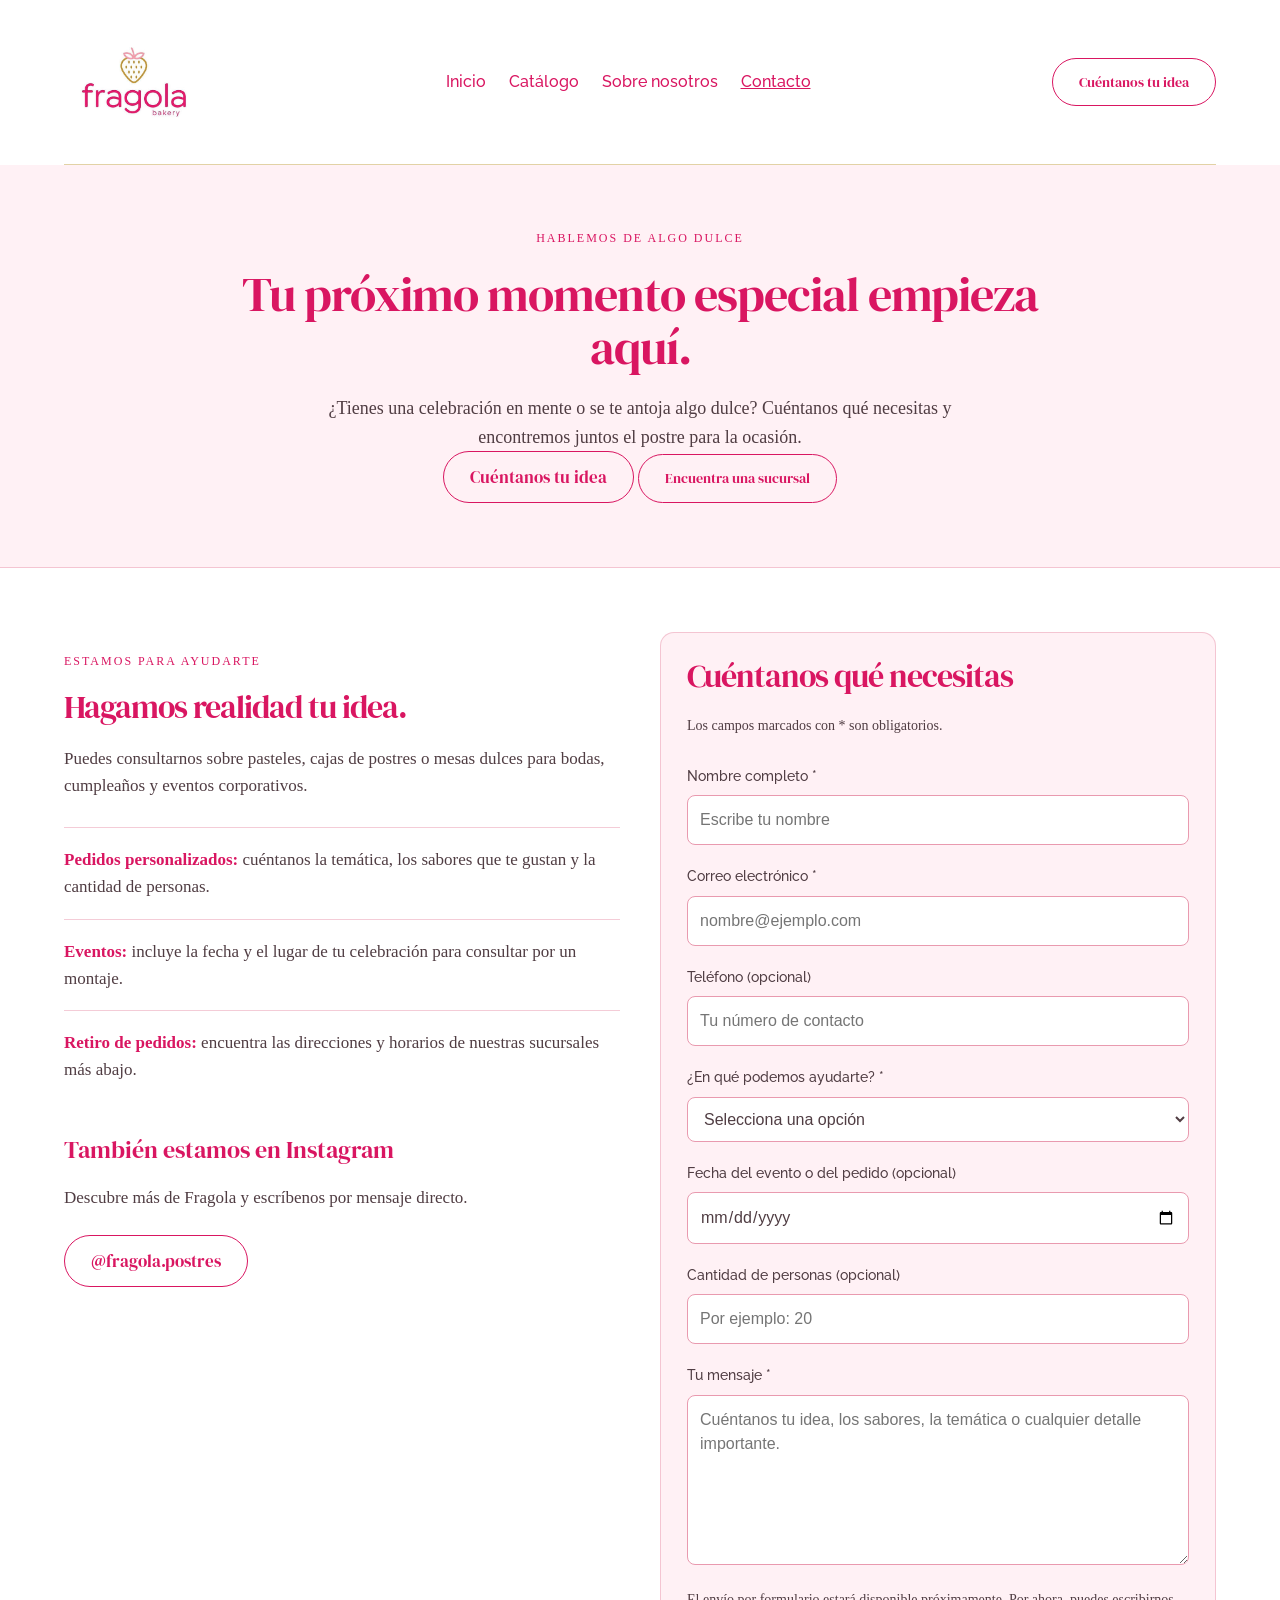
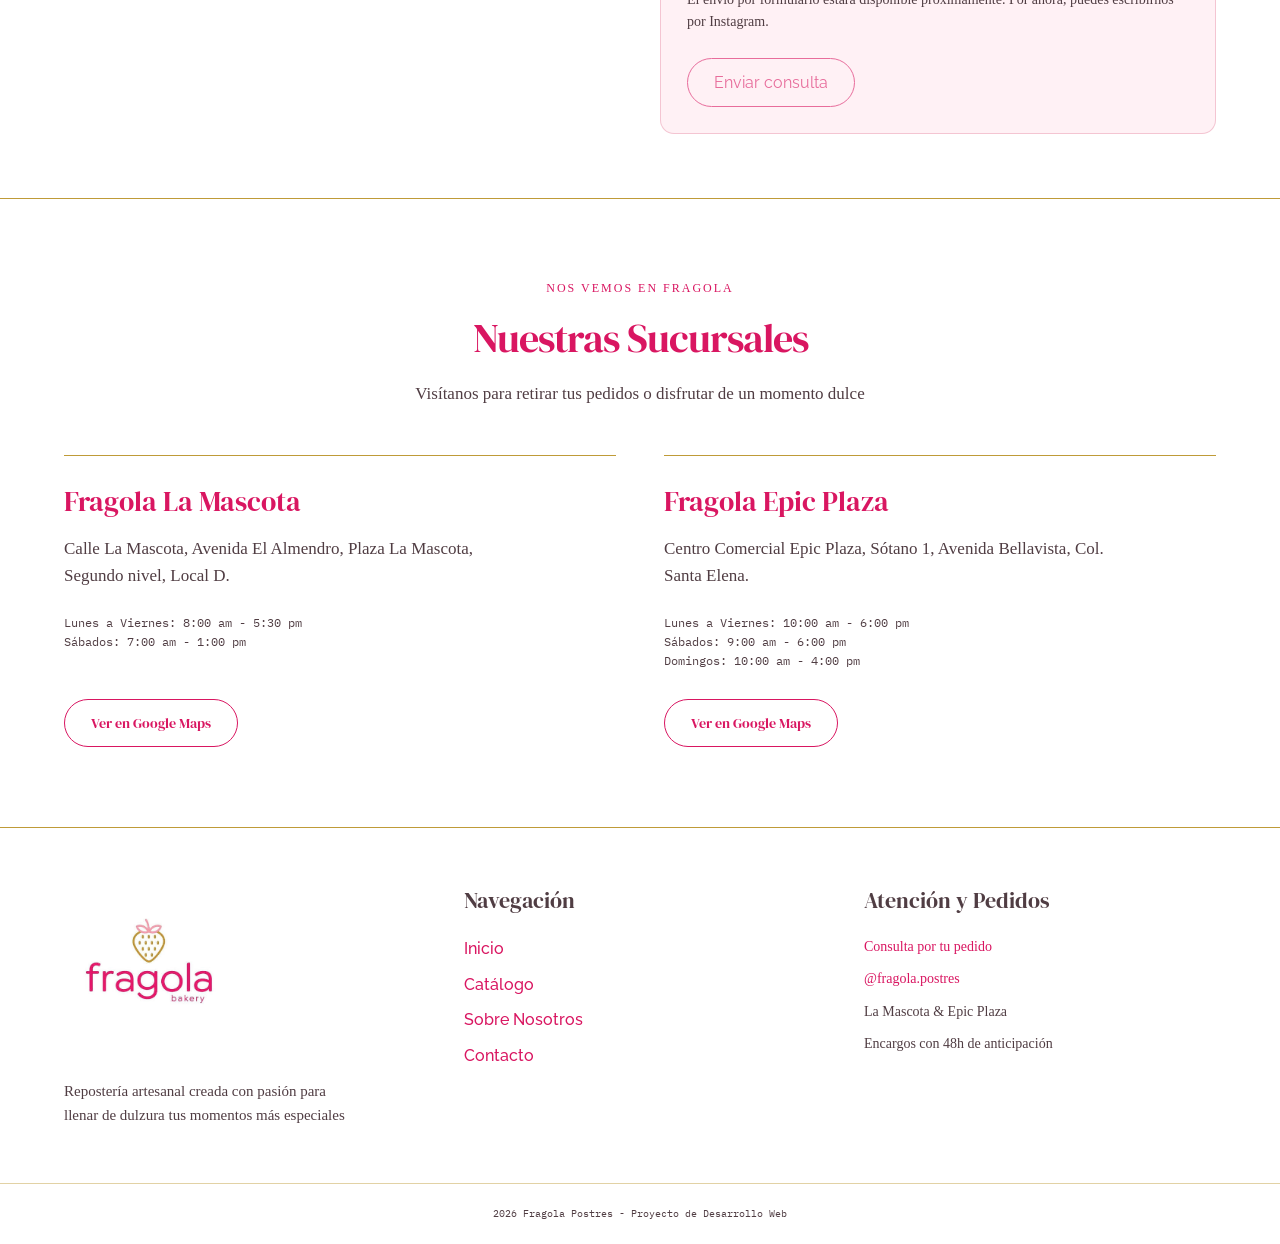
<file: contacto.html>
<!DOCTYPE html>
<html lang="es">

<head>
    <meta charset="utf-8" />
    <meta content="width=device-width, initial-scale=1.0" name="viewport" />
    <title>
        Contacto | Fragola Bakery
    </title>
    <link href="css/style.css" rel="stylesheet" />
    <meta content="Cuéntanos tu idea, consulta por un postre o encuentra las sucursales de Fragola Bakery."
        name="description" />
    <link
        href="https://fonts.googleapis.com/css2?family=DM+Serif+Display:ital@0;1&amp;family=IBM+Plex+Mono:wght@400&amp;family=Raleway:wght@500&amp;display=swap"
        rel="stylesheet" />
</head>

<body>
    <header class="cabecera">
        <nav aria-label="Navegación principal" class="nav-container contenedor">
            <a aria-label="Fragola, inicio" class="logo" href="index.html">
                <img alt="Fragola bakery" src="img/logo-fragola.png" />
            </a>
            <ul class="nav-menu">
                <li>
                    <a href="index.html">
                        Inicio
                    </a>
                </li>
                <li>
                    <a href="catalogo.html">
                        Catálogo
                    </a>
                </li>
                <li>
                    <a href="sobreNosotros.html">
                        Sobre nosotros
                    </a>
                </li>
                <li>
                    <a aria-current="page" class="activo" href="contacto.html">
                        Contacto
                    </a>
                </li>
            </ul>
            <a class="cta-button boton-navegacion" href="#https://wa.me/50376060064?text=Hola,%20quisiera%20realizar%20una%20orden" target="_blank">
                Cuéntanos tu idea
            </a>
        </nav>
    </header>
    <main id="contenido">
        <!-- Página de contacto. Las clases específicas se adaptarán al CSS compartido. -->
        <section class="portada-contacto">
            <div class="contenedor">
                <p class="sobretitulo">
                    HABLEMOS DE ALGO DULCE
                </p>
                <h1>
                    Tu próximo momento especial empieza aquí.
                </h1>
                <p class="descripcion-contacto">
                    ¿Tienes una celebración en mente o se te antoja algo dulce? Cuéntanos qué necesitas y encontremos
                    juntos el postre para la ocasión.
                </p>
                <a class="cta-button" href="#formulario-contacto">
                    Cuéntanos tu idea
                </a>
                <a class="boton-mapa" href="#sucursales">
                    Encuentra una sucursal
                </a>
            </div>
        </section>
        <section class="seccion-contacto" id="formulario-contacto">
            <div class="contenedor dos-columnas">
                <div class="informacion-contacto">
                    <p class="sobretitulo">
                        ESTAMOS PARA AYUDARTE
                    </p>
                    <h2>
                        Hagamos realidad tu idea.
                    </h2>
                    <p>
                        Puedes consultarnos sobre pasteles, cajas de postres o mesas dulces para bodas, cumpleaños y
                        eventos corporativos.
                    </p>
                    <ul class="lista-contacto">
                        <li>
                            <strong>
                                Pedidos personalizados:
                            </strong>
                            cuéntanos la temática, los sabores que te gustan y la cantidad de personas.
                        </li>
                        <li>
                            <strong>
                                Eventos:
                            </strong>
                            incluye la fecha y el lugar de tu celebración para consultar por un montaje.
                        </li>
                        <li>
                            <strong>
                                Retiro de pedidos:
                            </strong>
                            encuentra las direcciones y horarios de nuestras sucursales más abajo.
                        </li>
                    </ul>
                    <h3>
                        También estamos en Instagram
                    </h3>
                    <p>
                        Descubre más de Fragola y escríbenos por mensaje directo.
                    </p>
                    <!-- Usuario conservado del index original. Confirmar con el negocio antes de publicar. -->
                    <a class="cta-button" href="https://www.instagram.com/fragola.postres" rel="noopener noreferrer"
                        target="_blank">
                        @fragola.postres
                    </a>
                    <!-- Agregar WhatsApp y correo cuando el negocio proporcione sus datos reales. -->
                </div>
                <div class="contenedor-formulario">
                    <h2>
                        Cuéntanos qué necesitas
                    </h2>
                    <p>
                        Los campos marcados con * son obligatorios.
                    </p>
                    <!-- Maqueta académica: aún no hay un servicio que reciba los mensajes.
                 El botón permanecerá deshabilitado hasta conectar el envío. -->
                    <form class="formulario-contacto" method="post">
                        <div class="campo-formulario">
                            <label for="nombre">
                                Nombre completo *
                            </label>
                            <input id="nombre" name="nombre" placeholder="Escribe tu nombre" required="" type="text" />
                        </div>
                        <div class="campo-formulario">
                            <label for="correo">
                                Correo electrónico *
                            </label>
                            <input id="correo" name="correo" placeholder="nombre@ejemplo.com" required=""
                                type="email" />
                        </div>
                        <div class="campo-formulario">
                            <label for="telefono">
                                Teléfono (opcional)
                            </label>
                            <input id="telefono" name="telefono" placeholder="Tu número de contacto" type="tel" />
                        </div>
                        <div class="campo-formulario">
                            <label for="motivo">
                                ¿En qué podemos ayudarte? *
                            </label>
                            <select id="motivo" name="motivo" required="">
                                <option disabled="" selected="" value="">
                                    Selecciona una opción
                                </option>
                                <option value="postres">
                                    Consulta sobre postres
                                </option>
                                <option value="pastel">
                                    Pastel personalizado
                                </option>
                                <option value="evento">
                                    Mesa dulce para un evento
                                </option>
                                <option value="pedido">
                                    Consulta sobre un pedido
                                </option>
                                <option value="otra">
                                    Otra consulta
                                </option>
                            </select>
                        </div>
                        <div class="campo-formulario">
                            <label for="fecha">
                                Fecha del evento o del pedido (opcional)
                            </label>
                            <input id="fecha" name="fecha" type="date" />
                        </div>
                        <div class="campo-formulario">
                            <label for="personas">
                                Cantidad de personas (opcional)
                            </label>
                            <input id="personas" min="1" name="personas" placeholder="Por ejemplo: 20" step="1"
                                type="number" />
                        </div>
                        <div class="campo-formulario">
                            <label for="mensaje">
                                Tu mensaje *
                            </label>
                            <textarea id="mensaje" name="mensaje"
                                placeholder="Cuéntanos tu idea, los sabores, la temática o cualquier detalle importante."
                                required="" rows="6"></textarea>
                        </div>
                        <p class="aviso-formulario" id="aviso-envio">
                            El envío por formulario estará disponible próximamente. Por ahora, puedes escribirnos por
                            Instagram.
                        </p>
                        <button class="boton-enviar" disabled="" type="submit">
                            Enviar consulta
                        </button>
                    </form>
                </div>
            </div>
        </section>
        <!-- Direcciones y horarios conservados del index; confirmar con el negocio antes de publicar. -->
        <section class="sucursales" id="sucursales">
            <div class="contenedor">
                <div class="destacados-encabezado">
                    <p class="sobretitulo">
                        NOS VEMOS EN FRAGOLA
                    </p>
                    <h2>
                        Nuestras Sucursales
                    </h2>
                    <p class="descripcion-seccion">
                        Visítanos para retirar tus pedidos o disfrutar de un momento dulce
                    </p>
                </div>
                <div class="fila-sucursales">
                    <article class="tarjeta-sucursal">
                        <h3>
                            Fragola La Mascota
                        </h3>
                        <p class="sucursal-direccion">
                            Calle La Mascota, Avenida El Almendro, Plaza La Mascota, Segundo nivel, Local D.
                        </p>
                        <div class="sucursal-horario">
                            <p>
                                <strong>
                                    Lunes a Viernes:
                                </strong>
                                8:00 am - 5:30 pm
                            </p>
                            <p>
                                <strong>
                                    Sábados:
                                </strong>
                                7:00 am - 1:00 pm
                            </p>
                        </div>
                        <a class="boton-mapa"
                            href="https://www.google.com/maps/search/?api=1&amp;query=Fragola%20La%20Mascota%20El%20Salvador"
                            rel="noopener noreferrer" target="_blank">
                            Ver en Google Maps
                        </a>
                    </article>
                    <article class="tarjeta-sucursal">
                        <h3>
                            Fragola Epic Plaza
                        </h3>
                        <p class="sucursal-direccion">
                            Centro Comercial Epic Plaza, Sótano 1, Avenida Bellavista, Col. Santa Elena.
                        </p>
                        <div class="sucursal-horario">
                            <p>
                                <strong>
                                    Lunes a Viernes:
                                </strong>
                                10:00 am - 6:00 pm
                            </p>
                            <p>
                                <strong>
                                    Sábados:
                                </strong>
                                9:00 am - 6:00 pm
                            </p>
                            <p>
                                <strong>
                                    Domingos:
                                </strong>
                                10:00 am - 4:00 pm
                            </p>
                        </div>
                        <a class="boton-mapa"
                            href="https://www.google.com/maps/search/?api=1&amp;query=Fragola%20Epic%20Plaza%20El%20Salvador"
                            rel="noopener noreferrer" target="_blank">
                            Ver en Google Maps
                        </a>
                    </article>
                </div>
            </div>
        </section>
    </main>
    <footer class="pie">
        <div class="contenedor fila-pie">
            <div class="columna-pie">
                <a class="logo logo-pie" href="index.html">
                    <img alt="Fragola bakery" src="img/logo-fragola.png" />
                </a>
                <p>
                    Repostería artesanal creada con pasión para llenar de dulzura tus momentos más especiales
                </p>
            </div>
            <div class="columna-pie">
                <h4>
                    Navegación
                </h4>
                <ul class="enlaces-pie">
                    <li>
                        <a href="index.html">
                            Inicio
                        </a>
                    </li>
                    <li>
                        <a href="catalogo.html">
                            Catálogo
                        </a>
                    </li>
                    <li>
                        <a href="sobreNosotros.html">
                            Sobre Nosotros
                        </a>
                    </li>
                    <li>
                        <a href="contacto.html">
                            Contacto
                        </a>
                    </li>
                </ul>
            </div>
            <div class="columna-pie contacto-pie">
                <h4>
                    Atención y Pedidos
                </h4>
                <ul class="lista-contacto-pie">
                    <li>
                        <a href="#formulario-contacto">
                            Consulta por tu pedido
                        </a>
                    </li>
                    <li>
                        <a href="https://www.instagram.com/fragola.postres" rel="noopener noreferrer" target="_blank">
                            @fragola.postres
                        </a>
                    </li>
                    <li>
                        <span>
                            La Mascota &amp; Epic Plaza
                        </span>
                    </li>
                    <li>
                        <span>
                            Encargos con 48h de anticipación
                        </span>
                    </li>
                </ul>
            </div>
        </div>
        <div class="pie-derechos">
            <p>
                2026 Fragola Postres - Proyecto de Desarrollo Web
            </p>
        </div>
    </footer>
</body>

</html>
</file>
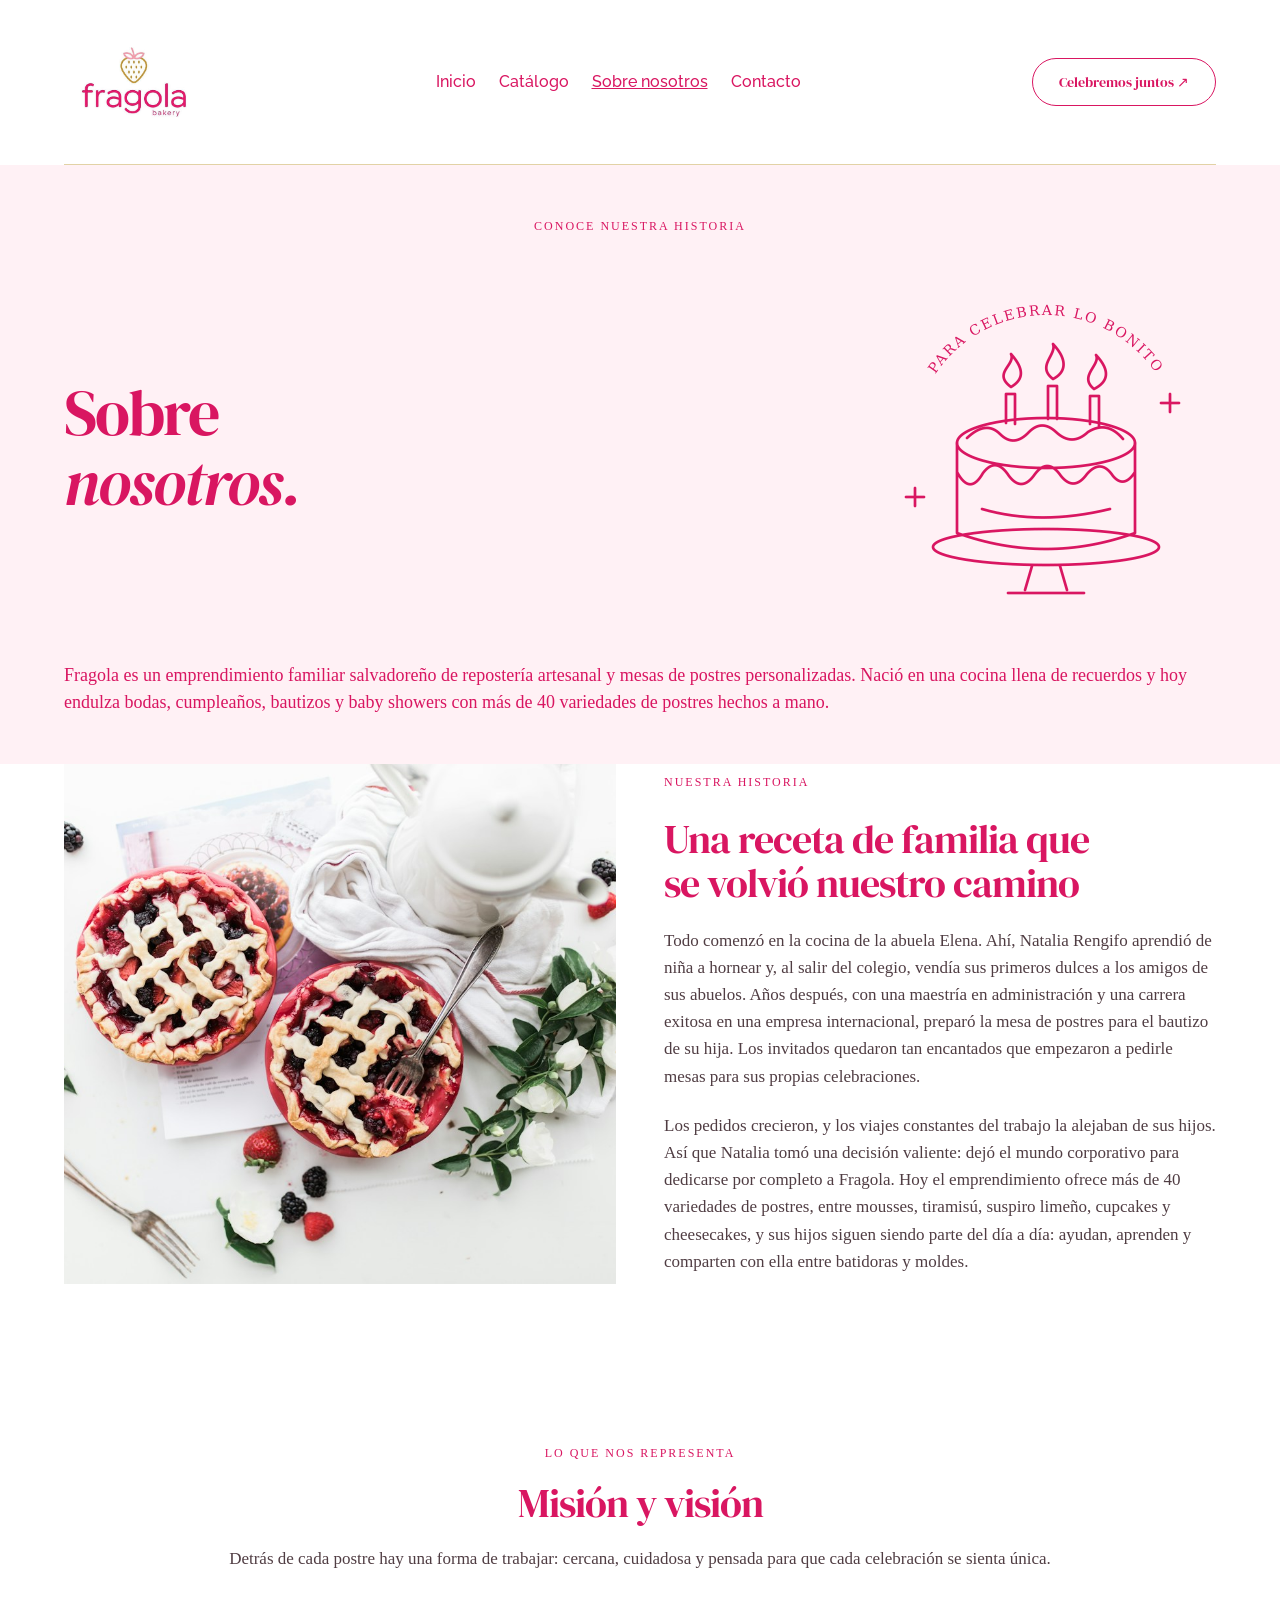
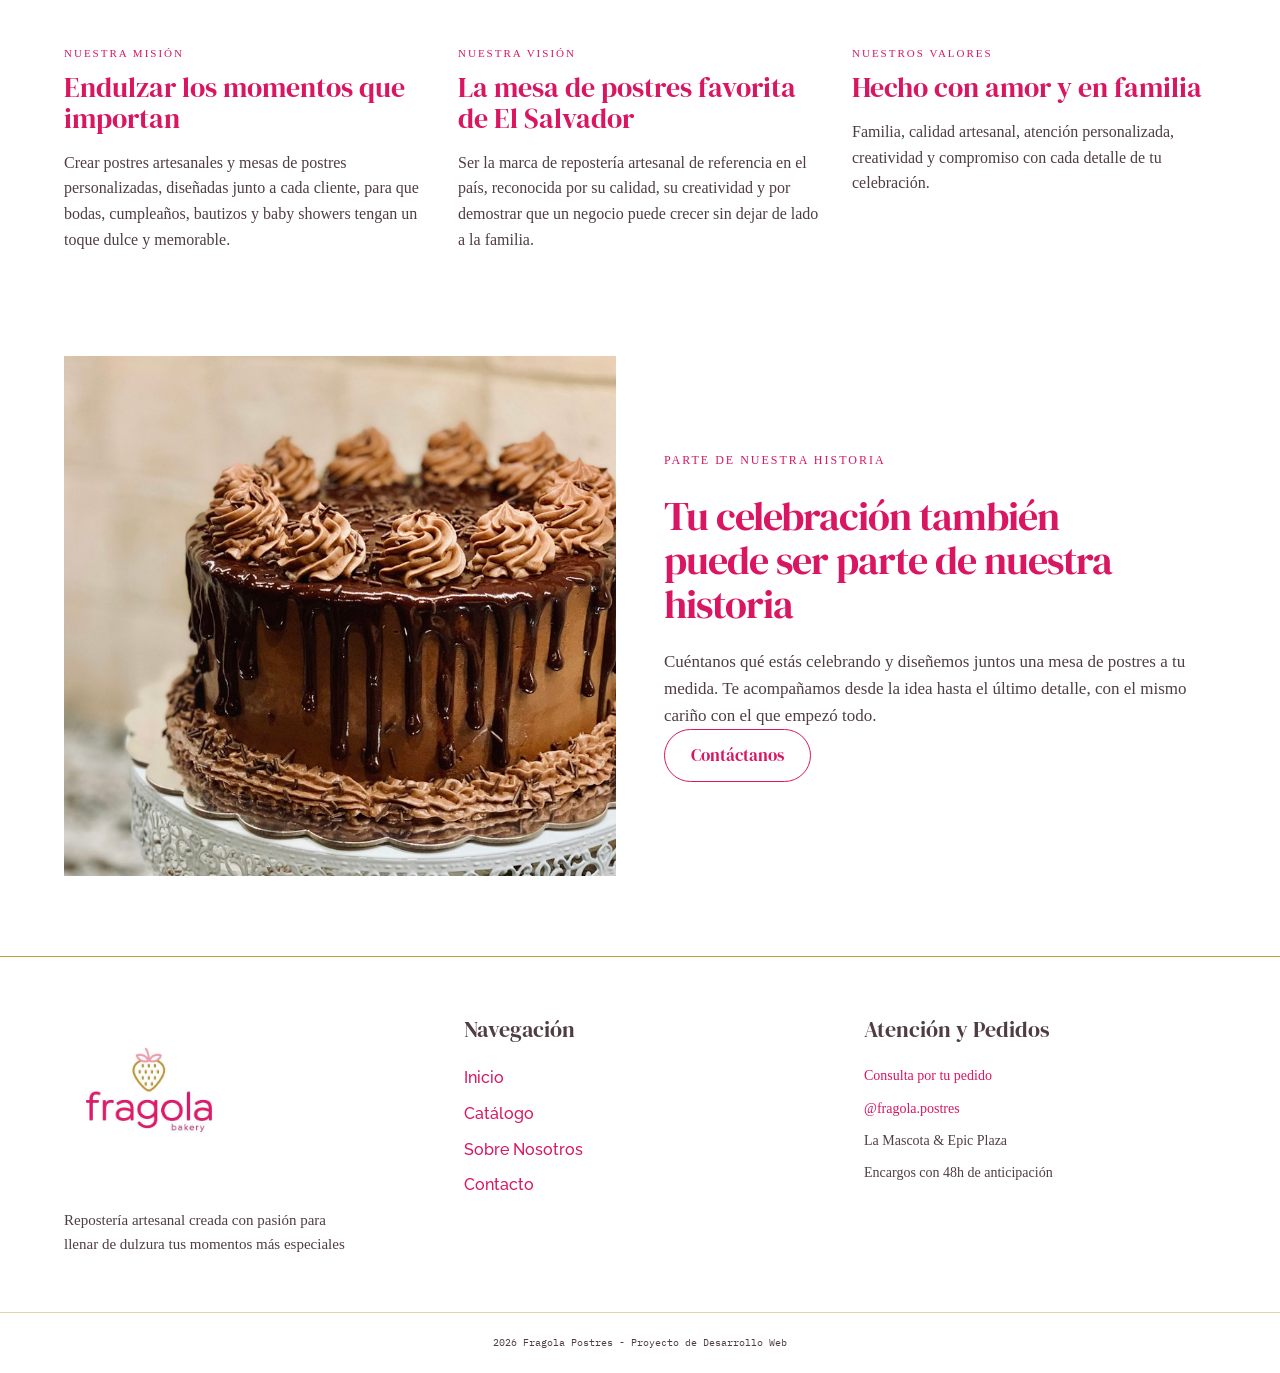
<file: sobreNosotros.html>
<!DOCTYPE html>
<html lang="es">

<head>
    <meta charset="utf-8">
    <meta name="viewport" content="width=device-width, initial-scale=1.0">
    <title>Sobre Nosotros · Fragola Postres</title>
    <meta name="description" content="Conoce más sobre Fragola Postres, nuestra historia, valores y pasión por la repostería.">
    <link rel="stylesheet" href="css/style.css">
    <link href="https://fonts.googleapis.com/css2?family=DM+Serif+Display:ital@0;1&family=IBM+Plex+Mono:wght@400&family=Raleway:wght@500&display=swap" rel="stylesheet">
</head>

<body>

    <header class="cabecera">
        <nav class="nav-container contenedor" aria-label="Navegación principal">

            <a class="logo" href="index.html" aria-label="Fragola, inicio">
                <img src="img/logo-fragola.png" alt="Fragola bakery">
            </a>

            <ul class="nav-menu">
                <li>
                    <a href="index.html">Inicio</a>
                </li>

                <li>
                    <a href="catalogo.html">Catálogo</a>
                </li>

                <li>
                    <a class="activo" href="sobreNosotros.html" aria-current="page">
                        Sobre nosotros
                    </a>
                </li>

                <li>
                    <a href="contacto.html">Contacto</a>
                </li>
            </ul>

            <a class="cta-button boton-navegacion" href="https://wa.me/50376060064?text=Hola,%20quisiera%20realizar%20una%20orden" target="_blank">
                Celebremos juntos
                <span>↗</span>
            </a>

        </nav>
    </header>


    <main id="contenido">

        <!-- ENCABEZADO -->
        <section class="portada">
            <div class="contenedor portada-interior">

                <p class="sobretitulo">
                    CONOCE NUESTRA HISTORIA
                </p>

                <div class="portada-centro">

                    <h1 id="titulo-portada">
                        Sobre
                        <br>
                        <span class="titulo-cursiva">nosotros.</span>
                    </h1>

                    <div class="portada-ilustracion">
                        <img
                            src="img/ilustracion-pastel.png"
                            alt="Ilustración de un pastel de Fragola">
                    </div>

                </div>

                <div class="portada-inferior">

                    <p>
                        Fragola es un emprendimiento familiar salvadoreño de repostería artesanal y mesas de postres
                        personalizadas. Nació en una cocina llena de recuerdos y hoy endulza bodas, cumpleaños,
                        bautizos y baby showers con más de 40 variedades de postres hechos a mano.
                    </p>

                </div>

            </div>
        </section>


        <!-- NUESTRA HISTORIA -->
        <section class="eventos">

            <div class="contenedor dos-columnas">

                <div class="columna-imagen">

                    <img
                        src="img/eventos.jpg"
                        alt="Mesa de postres de Fragola preparada para un evento">

                </div>

                <div class="columna-texto">

                    <p class="sobretitulo">
                        NUESTRA HISTORIA
                    </p>

                    <h2>
                        Una receta de familia que se volvió nuestro camino
                    </h2>

                    <p class="descripcion-evento">
                        Todo comenzó en la cocina de la abuela Elena. Ahí, Natalia Rengifo aprendió de niña a hornear
                        y, al salir del colegio, vendía sus primeros dulces a los amigos de sus abuelos. Años después,
                        con una maestría en administración y una carrera exitosa en una empresa internacional, preparó
                        la mesa de postres para el bautizo de su hija. Los invitados quedaron tan encantados que
                        empezaron a pedirle mesas para sus propias celebraciones.
                    </p>

                    <p class="descripcion-evento">
                        Los pedidos crecieron, y los viajes constantes del trabajo la alejaban de sus hijos. Así que
                        Natalia tomó una decisión valiente: dejó el mundo corporativo para dedicarse por completo a
                        Fragola. Hoy el emprendimiento ofrece más de 40 variedades de postres, entre mousses, tiramisú,
                        suspiro limeño, cupcakes y cheesecakes, y sus hijos siguen siendo parte del día a día: ayudan,
                        aprenden y comparten con ella entre batidoras y moldes.
                    </p>

                </div>

            </div>

        </section>


        <!-- MISIÓN Y VISIÓN -->
        <section class="destacados">

            <div class="contenedor">

                <div class="destacados-encabezado">

                    <p class="sobretitulo">
                        LO QUE NOS REPRESENTA
                    </p>

                    <h2>
                        Misión y visión
                    </h2>

                    <p class="descripcion-seccion">
                        Detrás de cada postre hay una forma de trabajar: cercana, cuidadosa y pensada para que cada
                        celebración se sienta única.
                    </p>

                </div>


                <div class="fila-destacados">

                    <article class="tarjeta">

                        <div class="tarjeta-contenido">

                            <span class="tarjeta-categoria">
                                Nuestra misión
                            </span>

                            <h3>
                                Endulzar los momentos que importan
                            </h3>

                            <p>
                                Crear postres artesanales y mesas de postres personalizadas, diseñadas junto a cada cliente,
                                para que bodas, cumpleaños, bautizos y baby showers tengan un toque dulce y memorable.
                            </p>

                        </div>

                    </article>


                    <article class="tarjeta">

                        <div class="tarjeta-contenido">

                            <span class="tarjeta-categoria">
                                Nuestra visión
                            </span>

                            <h3>
                                La mesa de postres favorita de El Salvador
                            </h3>

                            <p>
                                Ser la marca de repostería artesanal de referencia en el país, reconocida por su calidad,
                                su creatividad y por demostrar que un negocio puede crecer sin dejar de lado a la familia.
                            </p>

                        </div>

                    </article>


                    <article class="tarjeta">

                        <div class="tarjeta-contenido">

                            <span class="tarjeta-categoria">
                                Nuestros valores
                            </span>

                            <h3>
                                Hecho con amor y en familia
                            </h3>

                            <p>
                                Familia, calidad artesanal, atención personalizada, creatividad y compromiso con cada
                                detalle de tu celebración.
                            </p>

                        </div>

                    </article>

                </div>

            </div>

        </section>



        <!-- CIERRE -->
        <section class="eventos">

            <div class="contenedor dos-columnas">

                <div class="columna-imagen">

                    <img
                        src="img/pastel.jpg"
                        alt="Pastel artesanal de Fragola">

                </div>

                <div class="columna-texto">

                    <p class="sobretitulo">
                        PARTE DE NUESTRA HISTORIA
                    </p>

                    <h2>
                        Tu celebración también puede ser parte de nuestra historia
                    </h2>

                    <p class="descripcion-evento">
                        Cuéntanos qué estás celebrando y diseñemos juntos una mesa de postres a tu medida. Te
                        acompañamos desde la idea hasta el último detalle, con el mismo cariño con el que empezó todo.
                    </p>

                    <a class="boton-whatsapp" href="contacto.html">
                        Contáctanos
                    </a>

                </div>

            </div>

        </section>

    </main>


    <footer class="pie">

        <div class="contenedor fila-pie">

            <div class="columna-pie">

                <a class="logo logo-pie" href="index.html">
                    <img src="img/logo-fragola.png" alt="Fragola bakery">
                </a>

                <p>
                    Repostería artesanal creada con pasión para llenar de dulzura tus momentos más especiales
                </p>

            </div>


            <div class="columna-pie">

                <h4>
                    Navegación
                </h4>

                <ul class="enlaces-pie">

                    <li>
                        <a href="index.html">
                            Inicio
                        </a>
                    </li>

                    <li>
                        <a href="catalogo.html">
                            Catálogo
                        </a>
                    </li>

                    <li>
                        <a href="sobreNosotros.html">
                            Sobre Nosotros
                        </a>
                    </li>

                    <li>
                        <a href="contacto.html">
                            Contacto
                        </a>
                    </li>

                </ul>

            </div>


            <div class="columna-pie contacto-pie">

                <h4>
                    Atención y Pedidos
                </h4>

                <ul class="lista-contacto-pie">

                    <li>
                        <a href="contacto.html">
                            Consulta por tu pedido
                        </a>
                    </li>

                    <li>
                        <a href="https://www.instagram.com/fragola.postres" rel="noopener noreferrer" target="_blank">
                            @fragola.postres
                        </a>
                    </li>

                    <li>
                        <span>
                            La Mascota &amp; Epic Plaza
                        </span>
                    </li>

                    <li>
                        <span>
                            Encargos con 48h de anticipación
                        </span>
                    </li>

                </ul>

            </div>

        </div>


        <div class="pie-derechos">

            <p>
                2026 Fragola Postres - Proyecto de Desarrollo Web
            </p>

        </div>

    </footer>

</body>

</html>
</file>
<file: css/style.css>
/* ==========================================================
   
   INDICE

   0. Base: variables, reset y etiquetas generales      - 19
   1. Utilidades de layout (contenedor, sobretitulo)    - 98
   2. Cabecera y navegacion                             - 116
   3. Botones                                           - 183
   4. Pie de pagina                                     - 233
   5. index.html                                        - 287
   6. catalogo.html                                     - 570
   7. contacto.html                                     - 739
   8. sobreNosotros.html                                - 879
   9. breakpoints                                       - 958

   ========================================================== */


/* ==========================================================
   0. BASE
   ========================================================== */

:root {
    --fucsia: #d91661;
    --rosa: #e99aaf;
    --rosa-claro: #fff1f5;
    --dorado: #bf9b38;
    --blanco: #ffffff;
    --texto: #503d43;
    --borde-claro: rgba(191, 155, 56, 0.45);
    --borde-suave: rgba(233, 154, 175, 0.5);
    --serif: 'DM Serif Display', Georgia, serif;
    --mono: 'IBM Plex Mono', monospace;
    --fuente-menu: 'Raleway', Arial, sans-serif;
}

* {
    box-sizing: border-box;
}

body {
    margin: 0;
    background-color: var(--blanco);
    color: var(--fucsia);
    font-family: Georgia, serif;
    font-size: 17px;
    line-height: 1.6;
}

a {
    color: var(--fucsia);
    text-decoration: none;
}

a:hover,
a:focus-visible {
    text-decoration: underline;
}

img {
    display: block;
    width: 100%;
    max-width: 100%;
    height: auto;
}

h1, h2, h3, h4, p {
    margin: 0;
}

h1, h2, h3, h4 {
    font-family: var(--serif);
    font-weight: 400;
    line-height: 1.1;
}

h1 {
    font-size: 4rem;
    letter-spacing: -2px;
}

h2 {
    font-size: 2.5rem;
    letter-spacing: -1px;
}

h3 {
    margin-top: 10px;
    font-size: 28px;
}

h4 {
    margin-top: 12px;
    font-size: 22px;
}


/* ==========================================================
   1. UTILIDADES DE LAYOUT
   ========================================================== */

.contenedor {
    width: 90%;
    max-width: 1200px;
    margin: 0 auto;
}

.sobretitulo {
    font-size: 12px;
    letter-spacing: 2px;
    text-transform: uppercase;
    line-height: 1.6;
}


/* ==========================================================
   2. CABECERA Y NAVEGACION (compartido)
   ========================================================== */

.cabecera {
    background-color: var(--blanco);
}

.nav-container {
    display: flex;
    flex-wrap: wrap;
    justify-content: space-between;
    align-items: center;
    gap: 24px;
    padding: 12px 0;
    border-bottom: 1px solid var(--borde-claro);
}

.logo {
    display: inline-block;
    width: 140px;
}

.logo img {
    width: 100%;
    height: auto;
}

.nav-menu {
    display: flex;
    flex: 1 1 300px;
    flex-wrap: wrap;
    justify-content: center;
    gap: 12px 23px;
    padding: 0;
    margin: 0;
    list-style: none;
    font-size: 14px;
}

.nav-menu a,
.enlaces-pie a {
    font-family: var(--fuente-menu);
    font-weight: 500;
    font-size: 16px;
}

.nav-menu a {
    display: inline-block;
    padding: 8px 0;
}

.nav-menu .activo {
    text-decoration: underline;
}

.boton-navegacion {
    font-size: 14px;
}

.cabecera a,
.portada a,
.pie a {
    color: var(--fucsia);
}


/* ==========================================================
   3. BOTONES (compartido)
   ========================================================== */

.cta-button,
.boton-primario,
.boton-whatsapp,
.boton-mapa,
.boton-tarjeta {
    display: inline-block;
    position: relative;
    top: 0;
    padding: 14px 26px;
    border: 1px solid var(--fucsia);
    border-radius: 999px;
    font-family: var(--serif);
    line-height: 1.3;
    text-align: center;
    transition: top 0.3s;
}

.cta-button:hover,
.cta-button:focus-visible,
.boton-primario:hover,
.boton-primario:focus-visible,
.boton-whatsapp:hover,
.boton-whatsapp:focus-visible,
.boton-mapa:hover,
.boton-mapa:focus-visible,
.boton-tarjeta:hover,
.boton-tarjeta:focus-visible {
    top: -3px;
}

.cabecera .cta-button,
.portada .boton-primario {
    border-color: var(--fucsia);
}

.boton-tarjeta {
    padding: 9px 20px;
    font-size: 14px;
}

.boton-mapa {
    margin-top: auto;
    font-size: 14px;
}


/* ==========================================================
   4. PIE DE PAGINA (compartido)
   ========================================================== */

.pie {
    padding-top: 48px;
    background-color: var(--blanco);
    color: var(--texto);
    border-top: 1px solid var(--dorado);
}

.fila-pie {
    display: flex;
    flex-wrap: wrap;
    gap: 48px;
    padding-bottom: 56px;
}

.columna-pie {
    flex: 1 1 240px;
}

.logo-pie {
    width: 170px;
}

.columna-pie > p {
    max-width: 290px;
    margin-top: 25px;
    font-size: 15px;
}

.enlaces-pie,
.lista-contacto-pie {
    margin: 24px 0 0;
    padding: 0;
    list-style: none;
    font-size: 14px;
}

.enlaces-pie li,
.lista-contacto-pie li {
    margin-top: 10px;
}

.pie-derechos {
    padding: 22px;
    border-top: 1px solid var(--borde-claro);
    font-family: var(--mono);
    font-size: 10px;
    text-align: center;
}


/* ==========================================================
   5. INDEX.HTML
   ========================================================== */

/* ---------- 5.1 Portada ---------- */

.portada {
    background-color: var(--rosa-claro);
    color: var(--fucsia);
}

.portada-interior {
    padding-top: 52px;
}

.portada-interior > .sobretitulo {
    text-align: center;
}

.portada-centro {
    display: flex;
    flex-wrap: wrap;
    align-items: center;
    justify-content: center;
    gap: 36px;
    padding: 42px 0 32px;
}

h1 {
    flex: 0 1 auto;
}

.portada-centro h1 {
    flex: 1 1 300px;
}

.titulo-cursiva {
    font-style: italic;
}

.portada-ilustracion {
    flex: 1 1 280px;
    max-width: 340px;
}

.portada-inferior {
    display: flex;
    flex-wrap: wrap;
    justify-content: space-between;
    align-items: center;
    gap: 28px;
    padding: 12px 0 48px;
}

.portada-inferior > p {
    flex: 1 1 300px;
    font-size: 18px;
    line-height: 1.5;
}

.portada-botones {
    display: flex;
    flex-direction: column;
    align-items: center;
    gap: 16px;
}

.enlace-simple {
    font-size: 14px;
}

.seguir {
    display: flex;
    justify-content: space-between;
    align-items: center;
    gap: 12px;
    padding: 20px 0;
    border-top: 1px solid var(--borde-claro);
    font-family: var(--mono);
    font-size: 10px;
    letter-spacing: 1px;
}

.seguir span {
    font-size: 22px;
}


/* ---------- 5.2 Favoritos (tarjetas) ---------- */

.destacados {
    padding: 80px 0;
}

.destacados-encabezado {
    margin-bottom: 48px;
    text-align: center;
}

.destacados-encabezado .sobretitulo {
    margin-bottom: 18px;
}

.descripcion-seccion {
    margin-top: 20px;
    color: var(--texto);
}

.fila-destacados {
    display: flex;
    flex-wrap: wrap;
    justify-content: center;
    gap: 30px;
}

.tarjeta {
    display: flex;
    flex-direction: column;
    flex: 1 1 280px;
    max-width: 380px;
}

.tarjeta-imagen {
    position: relative;
}

.tarjeta-imagen img {
    height: 360px;
    object-fit: cover;
}

.etiqueta-tarjeta {
    position: absolute;
    top: 16px;
    left: 16px;
    z-index: 1;
    padding: 5px 13px;
    background-color: var(--rosa-claro);
    border-radius: 999px;
    font-size: 12px;
}

.tarjeta-contenido > .etiqueta-tarjeta {
    position: static;
    align-self: flex-start;
    margin-bottom: 16px;
}

.tarjeta-contenido {
    display: flex;
    flex-direction: column;
    flex-grow: 1;
    padding-top: 24px;
}

.tarjeta-categoria {
    font-size: 11px;
    letter-spacing: 2px;
    text-transform: uppercase;
}

.tarjeta-contenido > p {
    margin: 16px 0 24px;
    color: var(--texto);
    font-size: 16px;
}

.tarjeta-pie {
    display: flex;
    justify-content: space-between;
    align-items: center;
    gap: 16px;
    margin-top: auto;
    padding-top: 18px;
    border-top: 1px solid var(--dorado);
}

.precio {
    font-family: var(--mono);
    font-size: 16px;
}

.destacados-boton-final {
    margin-top: 48px;
    text-align: center;
}

.nota-fotos {
    margin-top: 20px;
    color: var(--texto);
    font-size: 12px;
    text-align: center;
}


/* ---------- 5.3 Eventos (dos columnas imagen + texto) ---------- */

.eventos {
    padding-bottom: 80px;
}

.dos-columnas {
    display: flex;
    flex-wrap: wrap;
    align-items: center;
    gap: 48px;
}

.dos-columnas > div {
    flex: 1 1 300px;
}

.eventos .columna-imagen img {
    height: 520px;
    object-fit: cover;
}

.eventos .sobretitulo {
    margin-bottom: 24px;
}

.eventos h2 {
    max-width: 460px;
}

.descripcion-evento {
    margin-top: 22px;
    color: var(--texto);
}

.lista-beneficios {
    margin: 28px 0;
    padding-left: 20px;
    color: var(--texto);
    font-size: 15px;
}

.lista-beneficios li {
    padding: 13px 0;
    border-top: 1px solid var(--borde-suave);
}


/* ---------- 5.4 Sucursales ---------- */

.sucursales {
    padding: 80px 0;
    border-top: 1px solid var(--dorado);
}

.fila-sucursales {
    display: flex;
    flex-wrap: wrap;
    gap: 48px;
}

.tarjeta-sucursal {
    display: flex;
    flex-direction: column;
    align-items: flex-start;
    flex: 1 1 300px;
    padding-top: 20px;
    border-top: 1px solid var(--dorado);
}

.sucursal-direccion {
    max-width: 440px;
    margin-top: 18px;
    color: var(--texto);
}

.sucursal-horario {
    margin: 24px 0 28px;
    color: var(--texto);
    font-family: var(--mono);
    font-size: 12px;
}

.sucursal-horario strong {
    font-weight: 400;
}


/* ==========================================================
   6. CATALOGO.HTML
   ========================================================== */

.catalogo__hero,
.portada-contacto {
    padding: 64px 0;
    background-color: var(--rosa-claro);
    border-bottom: 1px solid var(--borde-suave);
    text-align: center;
}

.catalogo__titulo,
.portada-contacto h1 {
    max-width: 850px;
    margin: 20px auto;
    font-size: 3rem;
    letter-spacing: -1px;
}

.catalogo__intro,
.descripcion-contacto {
    max-width: 650px;
    margin: 0 auto;
    color: var(--texto);
    font-size: 18px;
}

.catalogo__indice {
    margin-top: 36px;
}

.catalogo__indice-lista {
    display: flex;
    flex-wrap: wrap;
    justify-content: center;
    gap: 12px;
    margin: 0;
    padding: 0;
    list-style: none;
}

.catalogo__indice-enlace {
    display: inline-block;
    padding: 10px 18px;
    border: 1px solid var(--fucsia);
    border-radius: 999px;
    font-family: var(--fuente-menu);
    font-size: 14px;
}

.catalogo__categoria {
    padding: 64px 0;
}

.catalogo__categoria + .catalogo__categoria {
    border-top: 1px solid var(--borde-claro);
}

.catalogo__categoria-encabezado {
    max-width: 700px;
    margin: 0 auto 36px;
    text-align: center;
}

.catalogo__categoria-titulo {
    margin: 14px 0 18px;
    font-size: 2rem;
}

.catalogo__categoria-descripcion,
.catalogo__producto-descripcion {
    color: var(--texto);
}

.catalogo__grid {
    display: flex;
    flex-wrap: wrap;
    justify-content: center;
    gap: 24px;
}

.catalogo__producto-card {
    display: flex;
    flex-direction: column;
    flex: 1 1 280px;
    max-width: 384px;
    padding: 26px;
    border: 1px solid var(--borde-suave);
    border-radius: 14px;
    background-color: var(--blanco);
}

.catalogo__producto-figura {
    margin: 0 0 24px;
}

.catalogo__producto-img {
    height: 240px;
    object-fit: cover;
}

.catalogo__producto-cuerpo {
    display: flex;
    flex-direction: column;
    flex-grow: 1;
}

.catalogo__producto-titulo {
    margin: 0 0 16px;
    font-size: 26px;
}

.catalogo__producto-descripcion {
    margin-bottom: 24px;
    font-size: 16px;
}

.catalogo__producto-pie {
    display: flex;
    flex-wrap: wrap;
    justify-content: space-between;
    align-items: center;
    gap: 14px;
    margin-top: auto;
    padding-top: 18px;
    border-top: 1px solid var(--borde-claro);
}

.catalogo__producto-precio {
    font-family: var(--mono);
    font-size: 16px;
}

.catalogo__btn-accion {
    display: inline-block;
    position: relative;
    top: 0;
    padding: 9px 18px;
    background-color: var(--blanco);
    color: var(--fucsia);
    border: 1px solid var(--fucsia);
    border-radius: 999px;
    font-family: var(--fuente-menu);
    font-size: 14px;
    transition: top 0.3s;
}

.catalogo__btn-accion:hover,
.catalogo__btn-accion:focus-visible {
    top: -3px;
}

.catalogo__cta {
    padding: 64px 0;
    background-color: var(--rosa-claro);
    text-align: center;
}

.catalogo__cta-titulo {
    font-size: 2rem;
}

.catalogo__cta-texto {
    margin: 20px 0 28px;
    color: var(--texto);
}


/* ==========================================================
   7. CONTACTO.HTML
   ========================================================== */

.acciones-contacto {
    display: flex;
    flex-wrap: wrap;
    justify-content: center;
    align-items: center;
    gap: 16px;
    margin-top: 32px;
}

.acciones-contacto .boton-mapa {
    margin-top: 0;
}

.seccion-contacto {
    padding: 64px 0;
}

.seccion-contacto .dos-columnas {
    align-items: flex-start;
    gap: 40px;
}

.seccion-contacto h2 {
    font-size: 2rem;
}

.informacion-contacto .sobretitulo {
    margin-bottom: 18px;
}

.informacion-contacto > p,
.contenedor-formulario > p {
    margin-top: 20px;
    color: var(--texto);
}

.informacion-contacto > .sobretitulo {
    color: var(--fucsia);
}

.lista-contacto {
    margin: 28px 0;
    padding: 0;
    list-style: none;
    color: var(--texto);
}

.lista-contacto li {
    padding: 18px 0;
    border-top: 1px solid var(--borde-suave);
}

.lista-contacto strong {
    color: var(--fucsia);
}

.informacion-contacto h3 {
    margin-top: 36px;
    font-size: 24px;
}

.informacion-contacto .cta-button {
    margin-top: 24px;
}

.contenedor-formulario {
    padding: 26px;
    background-color: var(--rosa-claro);
    border: 1px solid var(--borde-suave);
    border-radius: 14px;
}

.contenedor-formulario > p {
    font-size: 14px;
}

.formulario-contacto {
    margin-top: 28px;
}

.campo-formulario {
    margin-bottom: 20px;
}

.campo-formulario label {
    display: block;
    margin-bottom: 8px;
    color: var(--texto);
    font-family: var(--fuente-menu);
    font-size: 14px;
    font-weight: 500;
}

.campo-formulario input,
.campo-formulario select,
.campo-formulario textarea {
    display: block;
    width: 100%;
    padding: 12px;
    background-color: var(--blanco);
    color: var(--texto);
    border: 1px solid var(--rosa);
    border-radius: 8px;
    font-family: Arial, sans-serif;
    font-size: 16px;
    line-height: 1.5;
}

.campo-formulario input:focus-visible,
.campo-formulario select:focus-visible,
.campo-formulario textarea:focus-visible {
    border-color: var(--fucsia);
}

.aviso-formulario {
    margin: 24px 0;
    color: var(--texto);
    font-size: 14px;
}

.boton-enviar {
    display: inline-block;
    padding: 14px 26px;
    border: 1px solid var(--fucsia);
    border-radius: 999px;
    background-color: var(--rosa-claro);
    color: var(--fucsia);
    font-family: var(--fuente-menu);
    font-size: 16px;
}

.boton-enviar[disabled] {
    opacity: 0.6;
}


/* ==========================================================
   8. SOBRENOSOTROS.HTML
   ========================================================== */

.pagina-nosotros .portada-centro {
    text-align: center;
}

.pagina-nosotros .portada-centro h1 {
    font-size: 3rem;
}

.pagina-nosotros .portada-inferior {
    max-width: 720px;
    margin: 0 auto;
    text-align: center;
}

.historia-nosotros {
    padding: 64px 0;
}

.pagina-nosotros .columna-texto {
    max-width: 800px;
    margin: 0 auto;
}

.pagina-nosotros .destacados {
    padding: 64px 0;
    background-color: var(--rosa-claro);
}

.pagina-nosotros .tarjeta {
    padding: 28px;
    border: 1px solid var(--borde-suave);
    border-radius: 14px;
    background-color: var(--blanco);
}

.pagina-nosotros .tarjeta-contenido {
    padding-top: 0;
}

.pagina-nosotros .tarjeta h3,
.pagina-nosotros .tarjeta-sucursal h3 {
    font-size: 24px;
}

.pagina-nosotros .fila-sucursales {
    justify-content: center;
    gap: 28px;
}

.pagina-nosotros .tarjeta-sucursal {
    flex: 1 1 260px;
    max-width: 380px;
    padding: 24px;
}

.pagina-nosotros .tarjeta-sucursal > p {
    margin-top: 16px;
    color: var(--texto);
}

.cierre-nosotros {
    padding: 64px 0;
    background-color: var(--rosa-claro);
    text-align: center;
}

.cierre-nosotros h2 {
    max-width: 100%;
}

.cierre-nosotros .boton-whatsapp {
    margin-top: 28px;
}


/* ==========================================================
   9. BREAKPOINTS (diseno responsive)
   ========================================================== */

/* ---------- Tablet horizontal (hasta 992px) ---------- */
@media (max-width: 992px) {

    h1 {
        font-size: 3.2rem;
    }

    h2 {
        font-size: 2.2rem;
    }

    .destacados,
    .sucursales {
        padding: 64px 0;
    }

    .eventos .columna-imagen img {
        height: 420px;
    }

    .fila-pie {
        gap: 32px;
    }
}

/* ---------- Tablet vertical (hasta 768px) ---------- */
@media (max-width: 768px) {

    h1 {
        font-size: 2.6rem;
        letter-spacing: -1px;
    }

    h2 {
        font-size: 2rem;
    }

    .nav-container {
        justify-content: center;
        gap: 12px;
    }

    .nav-menu {
        flex: 1 1 100%;
        order: 3;
    }

    .portada-interior {
        padding-top: 32px;
    }

    .portada-centro {
        text-align: center;
        gap: 24px;
    }

    .portada-inferior {
        justify-content: center;
        text-align: center;
    }

    .destacados,
    .sucursales,
    .seccion-contacto,
    .catalogo__categoria,
    .catalogo__cta {
        padding: 48px 0;
    }

    .eventos {
        padding-bottom: 48px;
    }

    .dos-columnas {
        gap: 28px;
    }

    .eventos .columna-imagen img {
        height: 340px;
    }

    .tarjeta-imagen img {
        height: 300px;
    }

    .catalogo__hero,
    .portada-contacto {
        padding: 48px 0;
    }

    .catalogo__titulo,
    .portada-contacto h1 {
        font-size: 2.2rem;
    }

    .catalogo__categoria-titulo,
    .catalogo__cta-titulo,
    .seccion-contacto h2 {
        font-size: 1.7rem;
    }

    .pagina-nosotros .portada-centro h1 {
        font-size: 2.4rem;
    }

    .pagina-nosotros .destacados,
    .historia-nosotros,
    .cierre-nosotros {
        padding: 48px 0;
    }

    .fila-pie {
        text-align: center;
        justify-content: center;
    }

    .columna-pie > p {
        margin-left: auto;
        margin-right: auto;
    }
}

/* ---------- Celular (hasta 480px) ---------- */
@media (max-width: 480px) {

    body {
        font-size: 16px;
    }

    .contenedor {
        width: 92%;
    }

    h1 {
        font-size: 2.1rem;
    }

    h2 {
        font-size: 1.7rem;
    }

    h3 {
        font-size: 24px;
    }

    .logo {
        width: 120px;
    }

    .nav-menu {
        gap: 8px 16px;
    }

    .nav-menu a {
        font-size: 15px;
    }

    .cta-button,
    .boton-primario,
    .boton-whatsapp,
    .boton-mapa,
    .boton-enviar {
        padding: 12px 22px;
    }

    .portada-botones {
        width: 100%;
    }

    .portada-inferior > p {
        font-size: 16px;
    }

    .tarjeta-imagen img {
        height: 240px;
    }

    .eventos .columna-imagen img {
        height: 260px;
    }

    .catalogo__producto-card,
    .pagina-nosotros .tarjeta {
        padding: 20px;
    }

    .catalogo__producto-img {
        height: 200px;
    }

    .catalogo__titulo,
    .portada-contacto h1 {
        font-size: 1.9rem;
    }

    .catalogo__intro,
    .descripcion-contacto {
        font-size: 16px;
    }

    .contenedor-formulario {
        padding: 18px;
    }

    .pagina-nosotros .portada-centro h1 {
        font-size: 2rem;
    }

    .pie-derechos {
        padding: 16px;
    }
}
</file>
